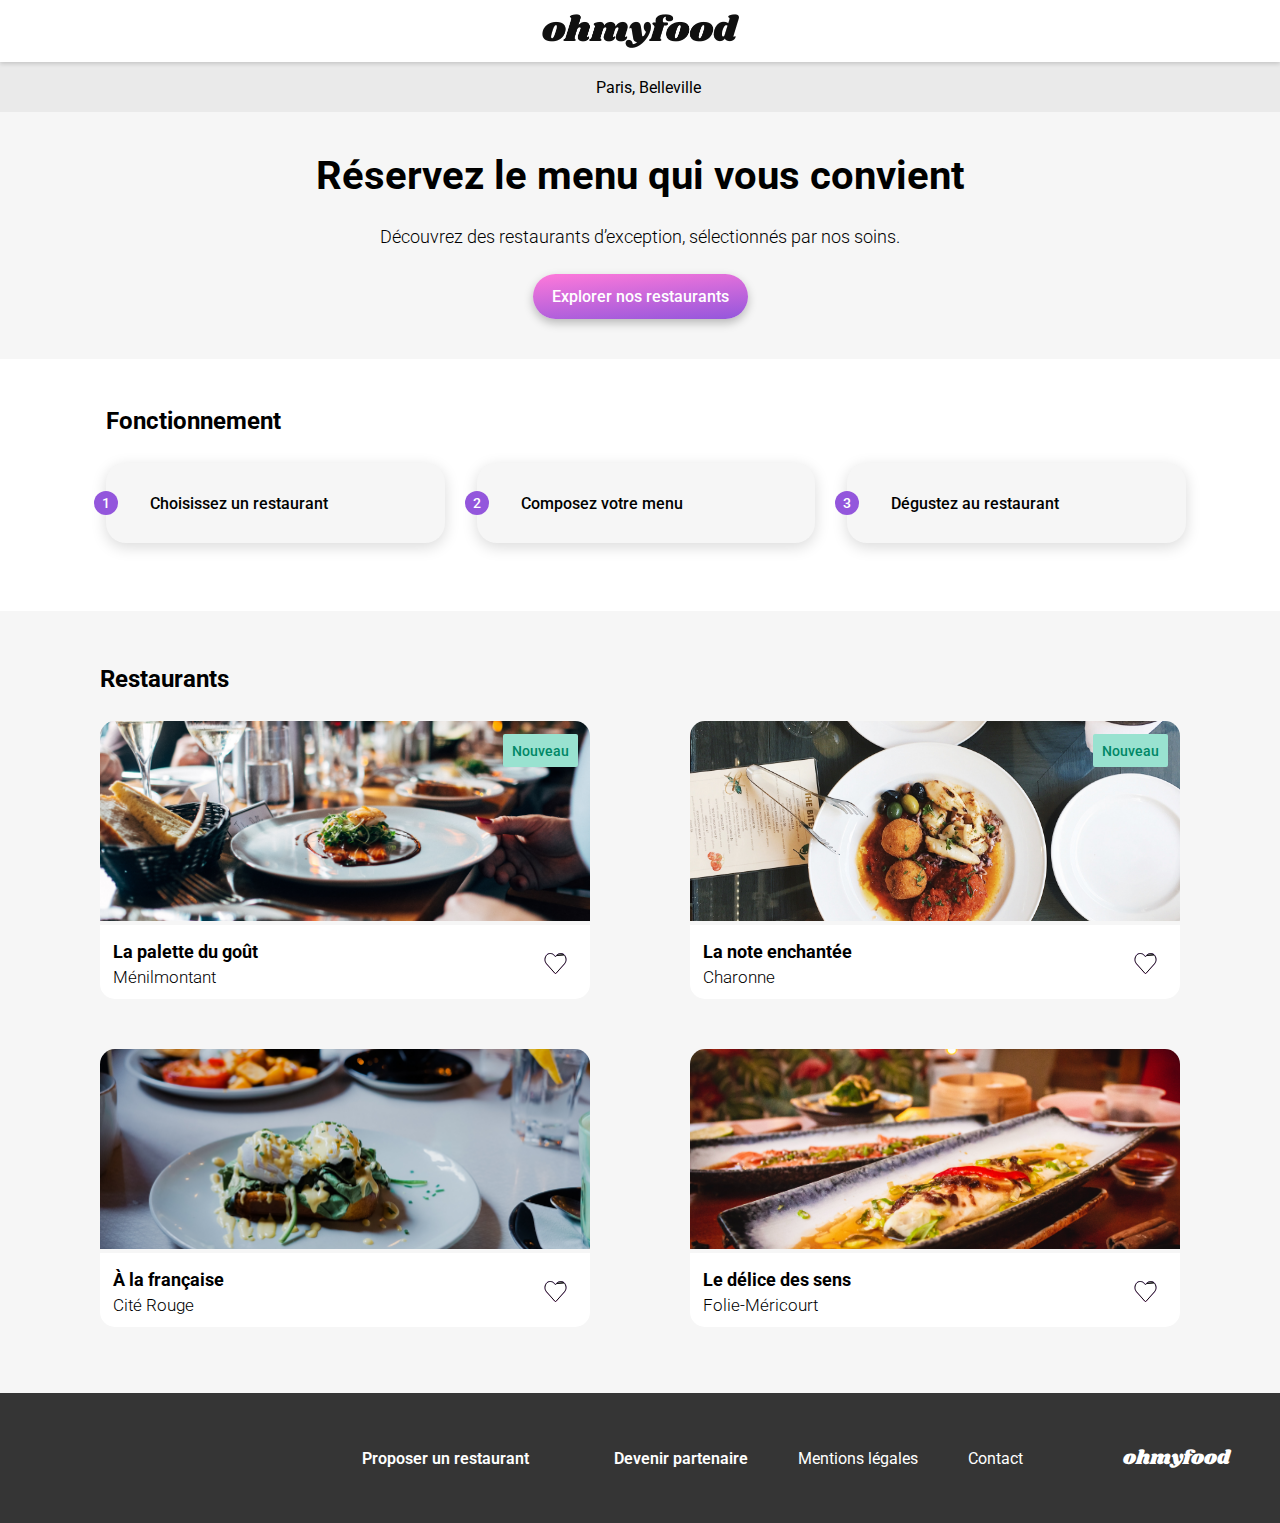
<file: index.html>
<!DOCTYPE html>
<html lang="fr">
  <head>
    <meta charset="UTF-8" />
    <meta name="viewport" content="width=device-width, initial-scale=1" />
    <title>oh my food</title>

    <link rel="preconnect" href="https://fonts.googleapis.com" />
    <link rel="preconnect" href="https://fonts.gstatic.com" crossorigin />
    <link
      href="https://fonts.googleapis.com/css2?family=Raleway:wght@400;600;700&family=Roboto:ital,wght@0,300;0,400;0,500;0,700;0,900;1,300;1,400;1,500;1,700;1,900&family=Shrikhand&display=swap"
      rel="stylesheet"
    />

    <link rel="stylesheet" href="sass/main.css" />

    <link
      rel="stylesheet"
      href="https://cdnjs.cloudflare.com/ajax/libs/font-awesome/6.4.2/css/all.min.css"
      integrity="sha512-z3gLpd7yknf1YoNbCzqRKc4qyor8gaKU1qmn+CShxbuBusANI9QpRohGBreCFkKxLhei6S9CQXFEbbKuqLg0DA=="
      crossorigin="anonymous"
      referrerpolicy="no-referrer"
    />
  </head>
  <body>
    <!-- Loading spinner -->
    <div class="loader__screen">
      <span class="loader__screen__loader"></span>
    </div>

    <header>
      <img src="asset/images/logo/ohmyfood.png" alt="logo" />
    </header>

    <main>
      <section>
        <div class="location">
          <i class="fa-solid fa-location-dot location__icon"></i>
          <span>Paris, Belleville</span>
        </div>
        <div class="reservation">
          <div class="reservation__title">
            <h3>Réservez le menu qui vous convient</h3>
            <p>
              Découvrez des restaurants d’exception, sélectionnés par nos soins.
            </p>
          </div>

          <a href="#" class="button"> Explorer nos restaurants </a>
        </div>
      </section>

      <section class="background__white">
        <div class="process__contain">
          <div class="process__contain__process">
            <h3>Fonctionnement</h3>
            <div class="process__contain__process__steps">
              <button class="process__button">
                <span class="process__button__number">1</span>
                <i
                  class="process__button__icon icon--active fa-solid fa-mobile-screen-button"
                ></i>
                <span class="process__button__text">
                  Choisissez un restaurant
                </span>
              </button>

              <button class="process__button">
                <span class="process__button__number">2</span>

                <i
                  class="process__button__icon icon--active fa-solid fa-list-ul"
                ></i>
                <span class="process__button__text"> Composez votre menu </span>
              </button>

              <button class="process__button">
                <span class="process__button__number">3</span>
                <i
                  class="process__button__icon icon--active fa-solid fa-store"
                ></i>
                <span class="process__button__text">
                  Dégustez au restaurant
                </span>
              </button>
            </div>
          </div>
        </div>
      </section>

      <section class="background">
        <div class="restaurants__contain">
          <div class="restaurants__contain__restaurants">
            <h3>Restaurants</h3>
            <div class="restaurants__contain__restaurants__cards">
              <article class="restaurant__card">
                <div class="restaurant__card__badge">
                  <span>Nouveau</span>
                </div>
                <a
                  href="./pages/paletteOfTaste.html"
                  class="restaurant__card__link"
                >
                  <img
                    src="./asset/images/restaurants/jay-wennington-N_Y88TWmGwA-unsplash.jpg"
                    alt="Image du restaurant"
                    class="restaurant__card__image"
                  />

                  <div class="restaurant__card__content">
                    <div class="restaurant__card__content__text">
                      <h3>La palette du goût</h3>
                      <p>Ménilmontant</p>
                    </div>
                    <div class="restaurant__card__content__icon">
                      <div class="restaurant__card__content__icon--empty">
                        <svg
                          xmlns="http://www.w3.org/2000/svg"
                          width="23"
                          height="21"
                          viewBox="0 0 23 21"
                        >
                          <path
                            d="M12.7206 2.40551L12.7203 2.40576L11.8739 3.35732L11.5003 3.77727L11.1267 3.35732L10.2802 2.40576L10.2797 2.40514C8.28247 0.152585 5.09737 -0.169649 2.9764 1.80201C0.482212 4.1245 0.344816 8.32357 2.58455 10.8495L10.8987 20.2148C10.8987 20.2149 10.8988 20.2149 10.8988 20.2149C11.237 20.5955 11.7593 20.5955 12.0975 20.2149C12.0975 20.2149 12.0975 20.2149 12.0976 20.2148L20.4119 10.8493L20.412 10.8492C22.6556 8.32335 22.5183 4.12461 20.0243 1.80213L12.7206 2.40551ZM12.7206 2.40551C14.7223 0.15233 17.9032 -0.169452 20.024 1.80187L12.7206 2.40551Z"
                            stroke="#101010"
                            fill="#fff"
                          />
                        </svg>
                      </div>
                      <div class="icon__fill">
                        <svg
                          xmlns="http://www.w3.org/2000/svg"
                          width="23"
                          height="21"
                          viewBox="0 0 23 21"
                          fill="none"
                        >
                          <path
                            d="M20.3647 1.4363C18.01 -0.752765 14.5081 -0.359015 12.3468 2.0738L11.5003 3.02536L10.6538 2.0738C8.49677 -0.359015 4.99052 -0.752765 2.63583 1.4363C-0.0626076 3.9488 -0.204405 8.45817 2.21044 11.1816L10.5249 20.5472C11.062 21.1519 11.9343 21.1519 12.4714 20.5472L20.7858 11.1816C23.205 8.45817 23.0632 3.9488 20.3647 1.4363Z"
                            fill="url(#paint0_linear_25368_712)"
                          />
                          <defs>
                            <linearGradient
                              id="paint0_linear_25368_712"
                              x1="11.5"
                              y1="-5.45973"
                              x2="3.93419"
                              y2="27.9927"
                              gradientUnits="userSpaceOnUse"
                            >
                              <stop offset="" stop-color="#9356DC" />
                              <stop offset="1" stop-color="#FF79DA" />
                            </linearGradient>
                          </defs>
                        </svg>
                      </div>
                    </div>
                  </div>
                </a>
              </article>

              <article class="restaurant__card">
                <div class="restaurant__card__badge">
                  <span>Nouveau</span>
                </div>
                <a
                  href="./pages/enchantedNote.html"
                  class="restaurant__card__link"
                >
                  <img
                    src="./asset/images/restaurants/stil-u2Lp8tXIcjw-unsplash.jpg"
                    alt="Image du restaurant"
                    class="restaurant__card__image"
                  />

                  <div class="restaurant__card__content">
                    <div class="restaurant__card__content__text">
                      <h3>La note enchantée</h3>
                      <p>Charonne</p>
                    </div>
                    <div class="restaurant__card__content__icon">
                      <div class="restaurant__card__content__icon--empty">
                        <svg
                          xmlns="http://www.w3.org/2000/svg"
                          width="23"
                          height="21"
                          viewBox="0 0 23 21"
                          fill="none"
                        >
                          <path
                            d="M12.7206 2.40551L12.7203 2.40576L11.8739 3.35732L11.5003 3.77727L11.1267 3.35732L10.2802 2.40576L10.2797 2.40514C8.28247 0.152585 5.09737 -0.169649 2.9764 1.80201C0.482212 4.1245 0.344816 8.32357 2.58455 10.8495L10.8987 20.2148C10.8987 20.2149 10.8988 20.2149 10.8988 20.2149C11.237 20.5955 11.7593 20.5955 12.0975 20.2149C12.0975 20.2149 12.0975 20.2149 12.0976 20.2148L20.4119 10.8493L20.412 10.8492C22.6556 8.32335 22.5183 4.12461 20.0243 1.80213L12.7206 2.40551ZM12.7206 2.40551C14.7223 0.15233 17.9032 -0.169452 20.024 1.80187L12.7206 2.40551Z"
                            stroke="#101010"
                            fill="#fff"
                          />
                        </svg>
                      </div>
                      <div class="icon__fill">
                        <svg
                          xmlns="http://www.w3.org/2000/svg"
                          width="23"
                          height="21"
                          viewBox="0 0 23 21"
                          fill="none"
                        >
                          <path
                            d="M20.3647 1.4363C18.01 -0.752765 14.5081 -0.359015 12.3468 2.0738L11.5003 3.02536L10.6538 2.0738C8.49677 -0.359015 4.99052 -0.752765 2.63583 1.4363C-0.0626076 3.9488 -0.204405 8.45817 2.21044 11.1816L10.5249 20.5472C11.062 21.1519 11.9343 21.1519 12.4714 20.5472L20.7858 11.1816C23.205 8.45817 23.0632 3.9488 20.3647 1.4363Z"
                            fill="url(#paint0_linear_25368_712)"
                          />
                          <defs>
                            <linearGradient
                              id="paint0_linear_25368_713"
                              x1="11.5"
                              y1="-5.45973"
                              x2="3.93419"
                              y2="27.9927"
                              gradientUnits="userSpaceOnUse"
                            >
                              <stop offset="" stop-color="#9356DC" />
                              <stop offset="1" stop-color="#FF79DA" />
                            </linearGradient>
                          </defs>
                        </svg>
                      </div>
                    </div>
                  </div>
                </a>
              </article>

              <article class="restaurant__card">
                <a href="./pages/french.html" class="restaurant__card__link">
                  <img
                    src="./asset/images/restaurants/toa-heftiba-DQKerTsQwi0-unsplash.jpg"
                    alt="Image du restaurant"
                    class="restaurant__card__image"
                  />

                  <div class="restaurant__card__content">
                    <div class="restaurant__card__content__text">
                      <h3>À la française</h3>
                      <p>Cité Rouge</p>
                    </div>
                    <div class="restaurant__card__content__icon">
                      <div class="restaurant__card__content__icon--empty">
                        <svg
                          xmlns="http://www.w3.org/2000/svg"
                          width="23"
                          height="21"
                          viewBox="0 0 23 21"
                          fill="none"
                        >
                          <path
                            d="M12.7206 2.40551L12.7203 2.40576L11.8739 3.35732L11.5003 3.77727L11.1267 3.35732L10.2802 2.40576L10.2797 2.40514C8.28247 0.152585 5.09737 -0.169649 2.9764 1.80201C0.482212 4.1245 0.344816 8.32357 2.58455 10.8495L10.8987 20.2148C10.8987 20.2149 10.8988 20.2149 10.8988 20.2149C11.237 20.5955 11.7593 20.5955 12.0975 20.2149C12.0975 20.2149 12.0975 20.2149 12.0976 20.2148L20.4119 10.8493L20.412 10.8492C22.6556 8.32335 22.5183 4.12461 20.0243 1.80213L12.7206 2.40551ZM12.7206 2.40551C14.7223 0.15233 17.9032 -0.169452 20.024 1.80187L12.7206 2.40551Z"
                            stroke="#101010"
                            fill="#fff"
                          />
                        </svg>
                      </div>
                      <div class="icon__fill">
                        <svg
                          xmlns="http://www.w3.org/2000/svg"
                          width="23"
                          height="21"
                          viewBox="0 0 23 21"
                          fill="none"
                        >
                          <path
                            d="M20.3647 1.4363C18.01 -0.752765 14.5081 -0.359015 12.3468 2.0738L11.5003 3.02536L10.6538 2.0738C8.49677 -0.359015 4.99052 -0.752765 2.63583 1.4363C-0.0626076 3.9488 -0.204405 8.45817 2.21044 11.1816L10.5249 20.5472C11.062 21.1519 11.9343 21.1519 12.4714 20.5472L20.7858 11.1816C23.205 8.45817 23.0632 3.9488 20.3647 1.4363Z"
                            fill="url(#paint0_linear_25368_712)"
                          />
                          <defs>
                            <linearGradient
                              id="paint0_linear_25368_714"
                              x1="11.5"
                              y1="-5.45973"
                              x2="3.93419"
                              y2="27.9927"
                              gradientUnits="userSpaceOnUse"
                            >
                              <stop offset="" stop-color="#9356DC" />
                              <stop offset="1" stop-color="#FF79DA" />
                            </linearGradient>
                          </defs>
                        </svg>
                      </div>
                    </div>
                  </div>
                </a>
              </article>

              <article class="restaurant__card">
                <a
                  href="./pages/delightOfSenses.html"
                  class="restaurant__card__link"
                >
                  <img
                    src="./asset/images/restaurants/louis-hansel-shotsoflouis-qNBGVyOCY8Q-unsplash.jpg"
                    alt="Image du restaurant"
                    class="restaurant__card__image"
                  />

                  <div class="restaurant__card__content">
                    <div class="restaurant__card__content__text">
                      <h3>Le délice des sens</h3>
                      <p>Folie-Méricourt</p>
                    </div>
                    <div class="restaurant__card__content__icon">
                      <div class="restaurant__card__content__icon--empty">
                        <svg
                          xmlns="http://www.w3.org/2000/svg"
                          width="23"
                          height="21"
                          viewBox="0 0 23 21"
                        >
                          <path
                            d="M12.7206 2.40551L12.7203 2.40576L11.8739 3.35732L11.5003 3.77727L11.1267 3.35732L10.2802 2.40576L10.2797 2.40514C8.28247 0.152585 5.09737 -0.169649 2.9764 1.80201C0.482212 4.1245 0.344816 8.32357 2.58455 10.8495L10.8987 20.2148C10.8987 20.2149 10.8988 20.2149 10.8988 20.2149C11.237 20.5955 11.7593 20.5955 12.0975 20.2149C12.0975 20.2149 12.0975 20.2149 12.0976 20.2148L20.4119 10.8493L20.412 10.8492C22.6556 8.32335 22.5183 4.12461 20.0243 1.80213L12.7206 2.40551ZM12.7206 2.40551C14.7223 0.15233 17.9032 -0.169452 20.024 1.80187L12.7206 2.40551Z"
                            stroke="#101010"
                            fill="#fff"
                          />
                        </svg>
                      </div>
                      <div class="icon__fill">
                        <svg
                          xmlns="http://www.w3.org/2000/svg"
                          width="23"
                          height="21"
                          viewBox="0 0 23 21"
                          fill="none"
                        >
                          <path
                            d="M20.3647 1.4363C18.01 -0.752765 14.5081 -0.359015 12.3468 2.0738L11.5003 3.02536L10.6538 2.0738C8.49677 -0.359015 4.99052 -0.752765 2.63583 1.4363C-0.0626076 3.9488 -0.204405 8.45817 2.21044 11.1816L10.5249 20.5472C11.062 21.1519 11.9343 21.1519 12.4714 20.5472L20.7858 11.1816C23.205 8.45817 23.0632 3.9488 20.3647 1.4363Z"
                            fill="url(#paint0_linear_25368_712)"
                          />
                          <defs>
                            <linearGradient
                              id="paint0_linear_25368_715"
                              x1="11.5"
                              y1="-5.45973"
                              x2="3.93419"
                              y2="27.9927"
                              gradientUnits="userSpaceOnUse"
                            >
                              <stop offset="" stop-color="#9356DC" />
                              <stop offset="1" stop-color="#FF79DA" />
                            </linearGradient>
                          </defs>
                        </svg>
                      </div>
                    </div>
                  </div>
                </a>
              </article>
            </div>
          </div>
        </div>
      </section>
    </main>

    <footer>
      <h2>ohmyfood</h2>
      <nav class="footer-nav">
        <a
          href="#"
          target="_blank"
          rel="noopener noreferrer"
          class="footer-nav__links footer-nav__links--bold"
        >
          <i class="fa-solid fa-utensils"></i>Proposer un restaurant
        </a>
        <a
          href="#"
          target="_blank"
          rel="noopener noreferrer"
          class="footer-nav__links footer-nav__links--bold"
        >
          <i class="fa-solid fa-handshake-angle"></i>Devenir partenaire
        </a>
        <a
          href="#"
          target="_blank"
          rel="noopener noreferrer"
          class="footer-nav__links"
        >
          Mentions légales
        </a>
        <a
          href="#"
          target="_blank"
          rel="noopener noreferrer"
          class="footer-nav__links"
        >
          Contact
        </a>
      </nav>
    </footer>
  </body>
</html>
</file>
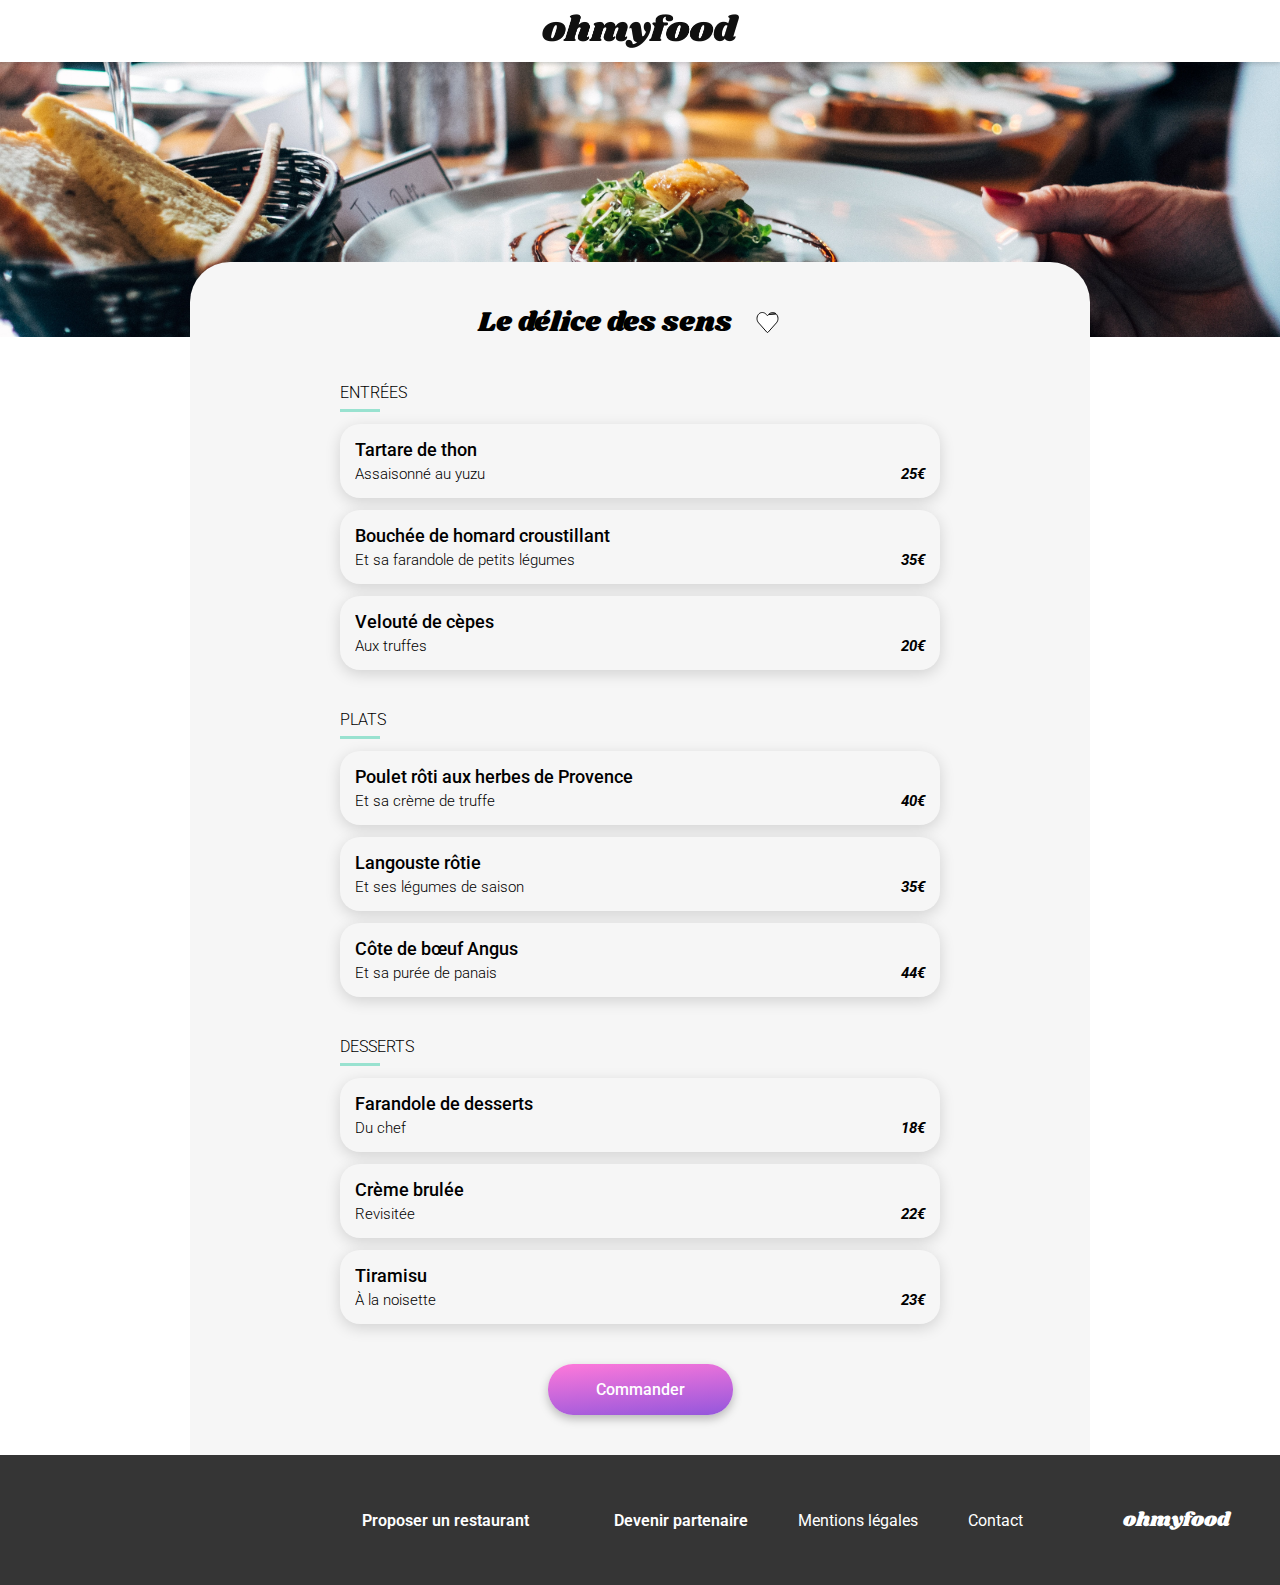
<file: pages/delightOfSenses.html>
<!DOCTYPE html>
<html lang="fr">
  <head>
    <meta charset="UTF-8" />
    <meta name="viewport" content="width=device-width, initial-scale=1" />
    <title>Le délice des sens</title>

    <link rel="preconnect" href="https://fonts.googleapis.com" />
    <link rel="preconnect" href="https://fonts.gstatic.com" crossorigin />
    <link
      href="https://fonts.googleapis.com/css2?family=Raleway:wght@400;600;700&family=Roboto:ital,wght@0,300;0,400;0,500;0,700;0,900;1,300;1,400;1,500;1,700;1,900&family=Shrikhand&display=swap"
      rel="stylesheet"
    />

    <link rel="stylesheet" href="../sass/main.css" />

    <link
      rel="stylesheet"
      href="https://cdnjs.cloudflare.com/ajax/libs/font-awesome/6.4.2/css/all.min.css"
      integrity="sha512-z3gLpd7yknf1YoNbCzqRKc4qyor8gaKU1qmn+CShxbuBusANI9QpRohGBreCFkKxLhei6S9CQXFEbbKuqLg0DA=="
      crossorigin="anonymous"
      referrerpolicy="no-referrer"
    />
  </head>
  <body>
    <header>
      <a href="/index.html" class="back">
        <i class="back__icon fa-solid fa-arrow-left-long"></i>
      </a>
      <img src="../asset/images/logo/ohmyfood.png" alt="logo" />
    </header>
    <main class="main__paletteOfTaste">
      <div class="image__contain">
        <img
          src="../asset/images/restaurants/jay-wennington-N_Y88TWmGwA-unsplash.jpg"
          alt="images du restaurants"
        />
      </div>
      <article class="menu__contain">
        <div class="menu__title">
          <h1>Le délice des sens</h1>
          <svg
            xmlns="http://www.w3.org/2000/svg"
            width="23"
            height="21"
            viewBox="0 0 23 21"
          >
            <path
              d="M12.7206 2.40551L12.7203 2.40576L11.8739 3.35732L11.5003 3.77727L11.1267 3.35732L10.2802 2.40576L10.2797 2.40514C8.28247 0.152585 5.09737 -0.169649 2.9764 1.80201C0.482212 4.1245 0.344816 8.32357 2.58455 10.8495L10.8987 20.2148C10.8987 20.2149 10.8988 20.2149 10.8988 20.2149C11.237 20.5955 11.7593 20.5955 12.0975 20.2149C12.0975 20.2149 12.0975 20.2149 12.0976 20.2148L20.4119 10.8493L20.412 10.8492C22.6556 8.32335 22.5183 4.12461 20.0243 1.80213L12.7206 2.40551ZM12.7206 2.40551C14.7223 0.15233 17.9032 -0.169452 20.024 1.80187L12.7206 2.40551Z"
              stroke="#101010"
              fill="#fff"
            />
          </svg>
        </div>
        <section class="menus">
          <h3 class="menus__title">Entrées</h3>

          <a id="case1" class="appears__opacity menu__card">
            <div class="menu__card__text">
              <h4 class="menu__card__text--title">Tartare de thon</h4>
              <p class="menu__card__text--subtitle">Assaisonné au yuzu</p>
            </div>
            <i>25€</i>
            <div class="menu__card__select__box">
              <i class="fa-solid fa-circle-check"></i>
            </div>
          </a>

          <a id="case2" class="appears__opacity menu__card">
            <div class="menu__card__text">
              <h4 class="menu__card__text--title">
                Bouchée de homard croustillant
              </h4>
              <p class="menu__card__text--subtitle">
                Et sa farandole de petits légumes
              </p>
            </div>

            <i>35€</i>
            <div class="menu__card__select__box">
              <i class="fa-solid fa-circle-check"></i>
            </div>
          </a>

          <a id="case3" class="appears__opacity menu__card">
            <div class="menu__card__text">
              <h4 class="menu__card__text--title">Velouté de cèpes</h4>
              <p class="menu__card__text--subtitle">Aux truffes</p>
            </div>

            <i>20€</i>
            <div class="menu__card__select__box">
              <i class="fa-solid fa-circle-check"></i>
            </div>
          </a>
        </section>

        <section class="menus">
          <h3 class="menus__title">Plats</h3>

          <a id="case4" class="appears__opacity menu__card">
            <div class="menu__card__text">
              <h4 class="menu__card__text--title">
                Poulet rôti aux herbes de Provence
              </h4>
              <p class="menu__card__text--subtitle">Et sa crème de truffe</p>
            </div>

            <i>40€</i>
            <div class="menu__card__select__box">
              <i class="fa-solid fa-circle-check"></i>
            </div>
          </a>

          <a id="case5" class="appears__opacity menu__card">
            <div class="menu__card__text">
              <h4 class="menu__card__text--title">Langouste rôtie</h4>
              <p class="menu__card__text--subtitle">Et ses légumes de saison</p>
            </div>

            <i>35€</i>
            <div class="menu__card__select__box">
              <i class="fa-solid fa-circle-check"></i>
            </div>
          </a>

          <a id="case6" class="appears__opacity menu__card">
            <div class="menu__card__text">
              <h4 class="menu__card__text--title">Côte de bœuf Angus</h4>
              <p class="menu__card__text--subtitle">Et sa purée de panais</p>
            </div>

            <i>44€</i>
            <div class="menu__card__select__box">
              <i class="fa-solid fa-circle-check"></i>
            </div>
          </a>
        </section>

        <section class="menus">
          <h3 class="menus__title">Desserts</h3>

          <a id="case7" class="appears__opacity menu__card">
            <div class="menu__card__text">
              <h4 class="menu__card__text--title">Farandole de desserts</h4>
              <p class="menu__card__text--subtitle">Du chef</p>
            </div>
            <i>18€</i>
            <div class="menu__card__select__box">
              <i class="fa-solid fa-circle-check"></i>
            </div>
          </a>

          <a id="case8" class="appears__opacity menu__card">
            <div class="menu__card__text">
              <h4 class="menu__card__text--title">Crème brulée</h4>
              <p class="menu__card__text--subtitle">Revisitée</p>
            </div>

            <i>22€</i>
            <div class="menu__card__select__box">
              <i class="fa-solid fa-circle-check"></i>
            </div>
          </a>

          <a id="case9" class="appears__opacity menu__card">
            <div class="menu__card__text">
              <h4 class="menu__card__text--title">Tiramisu</h4>
              <p class="menu__card__text--subtitle">À la noisette</p>
            </div>

            <i>23€</i>
            <div class="menu__card__select__box">
              <i class="fa-solid fa-circle-check"></i>
            </div>
          </a>
        </section>

        <div class="submit__button__contain">
          <a href="" class="submit__button"> Commander </a>
        </div>
      </article>
      <footer>
        <h2>ohmyfood</h2>
        <nav class="footer-nav">
          <a
            href="#"
            target="_blank"
            rel="noopener noreferrer"
            class="footer-nav__links footer-nav__links--bold"
          >
            <i class="fa-solid fa-utensils"></i>Proposer un restaurant
          </a>
          <a
            href="#"
            target="_blank"
            rel="noopener noreferrer"
            class="footer-nav__links footer-nav__links--bold"
          >
            <i class="fa-solid fa-handshake-angle"></i>Devenir partenaire
          </a>
          <a
            href="#"
            target="_blank"
            rel="noopener noreferrer"
            class="footer-nav__links"
          >
            Mentions légales
          </a>
          <a
            href="#"
            target="_blank"
            rel="noopener noreferrer"
            class="footer-nav__links"
          >
            Contact
          </a>
        </nav>
      </footer>
    </main>
  </body>
</html>
</file>
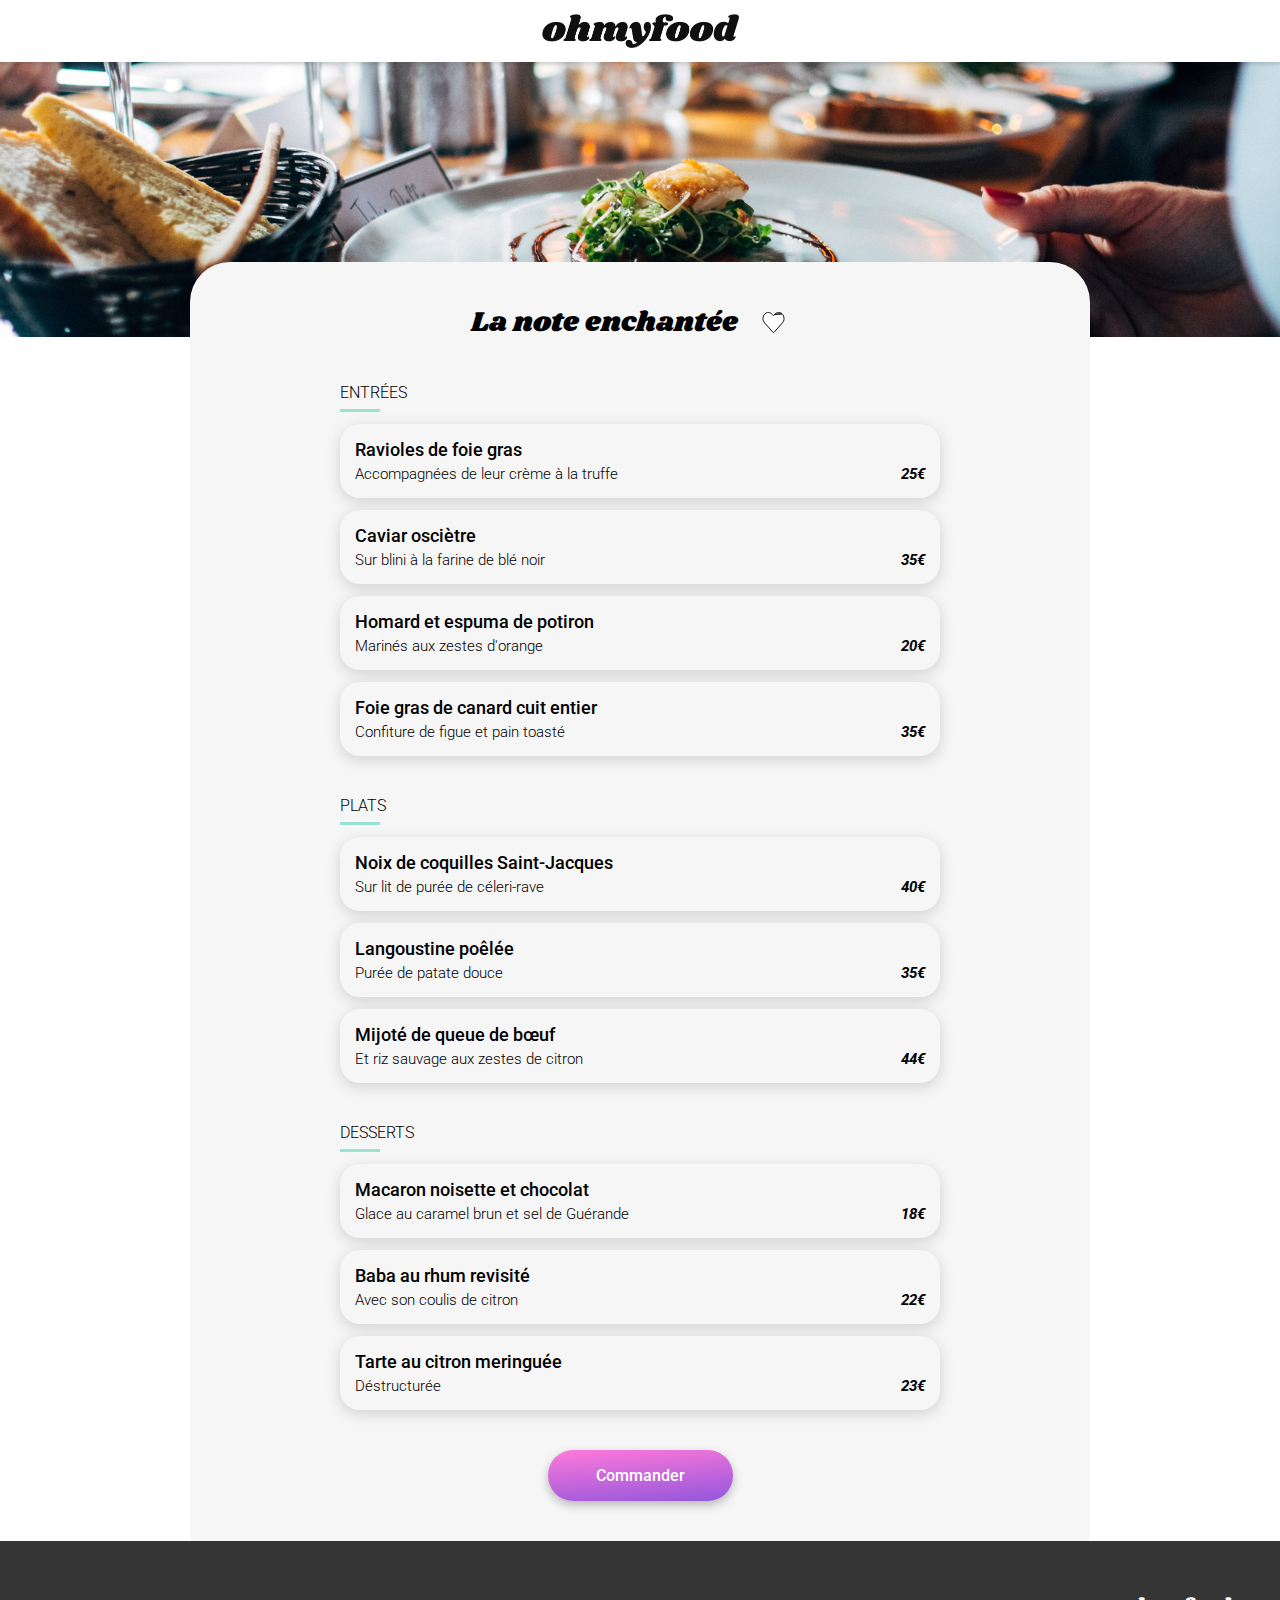
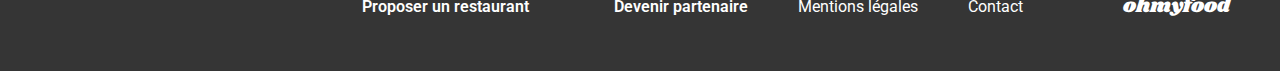
<file: pages/enchantedNote.html>
<!DOCTYPE html>
<html lang="fr">
  <head>
    <meta charset="UTF-8" />
    <meta name="viewport" content="width=device-width, initial-scale=1" />
    <title>La note enchantée</title>

    <link rel="preconnect" href="https://fonts.googleapis.com" />
    <link rel="preconnect" href="https://fonts.gstatic.com" crossorigin />
    <link
      href="https://fonts.googleapis.com/css2?family=Raleway:wght@400;600;700&family=Roboto:ital,wght@0,300;0,400;0,500;0,700;0,900;1,300;1,400;1,500;1,700;1,900&family=Shrikhand&display=swap"
      rel="stylesheet"
    />

    <link rel="stylesheet" href="../sass/main.css" />

    <link
      rel="stylesheet"
      href="https://cdnjs.cloudflare.com/ajax/libs/font-awesome/6.4.2/css/all.min.css"
      integrity="sha512-z3gLpd7yknf1YoNbCzqRKc4qyor8gaKU1qmn+CShxbuBusANI9QpRohGBreCFkKxLhei6S9CQXFEbbKuqLg0DA=="
      crossorigin="anonymous"
      referrerpolicy="no-referrer"
    />
  </head>
  <body>
    <header>
      <a href="/index.html" class="back">
        <i class="back__icon fa-solid fa-arrow-left-long"></i>
      </a>
      <img src="../asset/images/logo/ohmyfood.png" alt="logo" />
    </header>
    <main class="main__paletteOfTaste">
      <div class="image__contain">
        <img
          src="../asset/images/restaurants/jay-wennington-N_Y88TWmGwA-unsplash.jpg"
          alt="images du restaurants"
        />
      </div>
      <article class="menu__contain">
        <div class="menu__title">
          <h1>La note enchantée</h1>
          <svg
            xmlns="http://www.w3.org/2000/svg"
            width="23"
            height="21"
            viewBox="0 0 23 21"
          >
            <path
              d="M12.7206 2.40551L12.7203 2.40576L11.8739 3.35732L11.5003 3.77727L11.1267 3.35732L10.2802 2.40576L10.2797 2.40514C8.28247 0.152585 5.09737 -0.169649 2.9764 1.80201C0.482212 4.1245 0.344816 8.32357 2.58455 10.8495L10.8987 20.2148C10.8987 20.2149 10.8988 20.2149 10.8988 20.2149C11.237 20.5955 11.7593 20.5955 12.0975 20.2149C12.0975 20.2149 12.0975 20.2149 12.0976 20.2148L20.4119 10.8493L20.412 10.8492C22.6556 8.32335 22.5183 4.12461 20.0243 1.80213L12.7206 2.40551ZM12.7206 2.40551C14.7223 0.15233 17.9032 -0.169452 20.024 1.80187L12.7206 2.40551Z"
              stroke="#101010"
              fill="#fff"
            />
          </svg>
        </div>
        <section class="menus">
          <h3 class="menus__title">Entrées</h3>

          <a id="case1" class="appears__opacity menu__card">
            <div class="menu__card__text">
              <h4 class="menu__card__text--title">Ravioles de foie gras</h4>
              <p class="menu__card__text--subtitle">
                Accompagnées de leur crème à la truffe
              </p>
            </div>
            <i>25€</i>
            <div class="menu__card__select__box">
              <i class="fa-solid fa-circle-check"></i>
            </div>
          </a>

          <a id="case2" class="appears__opacity menu__card">
            <div class="menu__card__text">
              <h4 class="menu__card__text--title">Caviar osciètre</h4>
              <p class="menu__card__text--subtitle">
                Sur blini à la farine de blé noir
              </p>
            </div>

            <i>35€</i>
            <div class="menu__card__select__box">
              <i class="fa-solid fa-circle-check"></i>
            </div>
          </a>

          <a id="case3" class="appears__opacity menu__card">
            <div class="menu__card__text">
              <h4 class="menu__card__text--title">
                Homard et espuma de potiron
              </h4>
              <p class="menu__card__text--subtitle">
                Marinés aux zestes d'orange
              </p>
            </div>

            <i>20€</i>
            <div class="menu__card__select__box">
              <i class="fa-solid fa-circle-check"></i>
            </div>
          </a>
          <a id="case4" class="appears__opacity menu__card">
            <div class="menu__card__text">
              <h4 class="menu__card__text--title">
                Foie gras de canard cuit entier
              </h4>
              <p class="menu__card__text--subtitle">
                Confiture de figue et pain toasté
              </p>
            </div>

            <i>35€</i>
            <div class="menu__card__select__box">
              <i class="fa-solid fa-circle-check"></i>
            </div>
          </a>
        </section>

        <section class="menus">
          <h3 class="menus__title">Plats</h3>

          <a id="case5" class="appears__opacity menu__card">
            <div class="menu__card__text">
              <h4 class="menu__card__text--title">
                Noix de coquilles Saint-Jacques
              </h4>
              <p class="menu__card__text--subtitle">
                Sur lit de purée de céleri-rave
              </p>
            </div>

            <i>40€</i>
            <div class="menu__card__select__box">
              <i class="fa-solid fa-circle-check"></i>
            </div>
          </a>

          <a id="case6" class="appears__opacity menu__card">
            <div class="menu__card__text">
              <h4 class="menu__card__text--title">Langoustine poêlée</h4>
              <p class="menu__card__text--subtitle">Purée de patate douce</p>
            </div>

            <i>35€</i>
            <div class="menu__card__select__box">
              <i class="fa-solid fa-circle-check"></i>
            </div>
          </a>

          <a id="case7" class="appears__opacity menu__card">
            <div class="menu__card__text">
              <h4 class="menu__card__text--title">Mijoté de queue de bœuf</h4>
              <p class="menu__card__text--subtitle">
                Et riz sauvage aux zestes de citron
              </p>
            </div>

            <i>44€</i>
            <div class="menu__card__select__box">
              <i class="fa-solid fa-circle-check"></i>
            </div>
          </a>
        </section>

        <section class="menus">
          <h3 class="menus__title">Desserts</h3>

          <a id="case8" class="appears__opacity menu__card">
            <div class="menu__card__text">
              <h4 class="menu__card__text--title">
                Macaron noisette et chocolat
              </h4>
              <p class="menu__card__text--subtitle">
                Glace au caramel brun et sel de Guérande
              </p>
            </div>
            <i>18€</i>
            <div class="menu__card__select__box">
              <i class="fa-solid fa-circle-check"></i>
            </div>
          </a>

          <a id="case9" class="appears__opacity menu__card">
            <div class="menu__card__text">
              <h4 class="menu__card__text--title">Baba au rhum revisité</h4>
              <p class="menu__card__text--subtitle">
                Avec son coulis de citron
              </p>
            </div>

            <i>22€</i>
            <div class="menu__card__select__box">
              <i class="fa-solid fa-circle-check"></i>
            </div>
          </a>

          <a id="case10" class="appears__opacity menu__card">
            <div class="menu__card__text">
              <h4 class="menu__card__text--title">Tarte au citron meringuée</h4>
              <p class="menu__card__text--subtitle">Déstructurée</p>
            </div>

            <i>23€</i>
            <div class="menu__card__select__box">
              <i class="fa-solid fa-circle-check"></i>
            </div>
          </a>
        </section>

        <div class="submit__button__contain">
          <a href="" class="submit__button"> Commander </a>
        </div>
      </article>
      <footer>
        <h2>ohmyfood</h2>
        <nav class="footer-nav">
          <a
            href="#"
            target="_blank"
            rel="noopener noreferrer"
            class="footer-nav__links footer-nav__links--bold"
          >
            <i class="fa-solid fa-utensils"></i>Proposer un restaurant
          </a>
          <a
            href="#"
            target="_blank"
            rel="noopener noreferrer"
            class="footer-nav__links footer-nav__links--bold"
          >
            <i class="fa-solid fa-handshake-angle"></i>Devenir partenaire
          </a>
          <a
            href="#"
            target="_blank"
            rel="noopener noreferrer"
            class="footer-nav__links"
          >
            Mentions légales
          </a>
          <a
            href="#"
            target="_blank"
            rel="noopener noreferrer"
            class="footer-nav__links"
          >
            Contact
          </a>
        </nav>
      </footer>
    </main>
  </body>
</html>
</file>
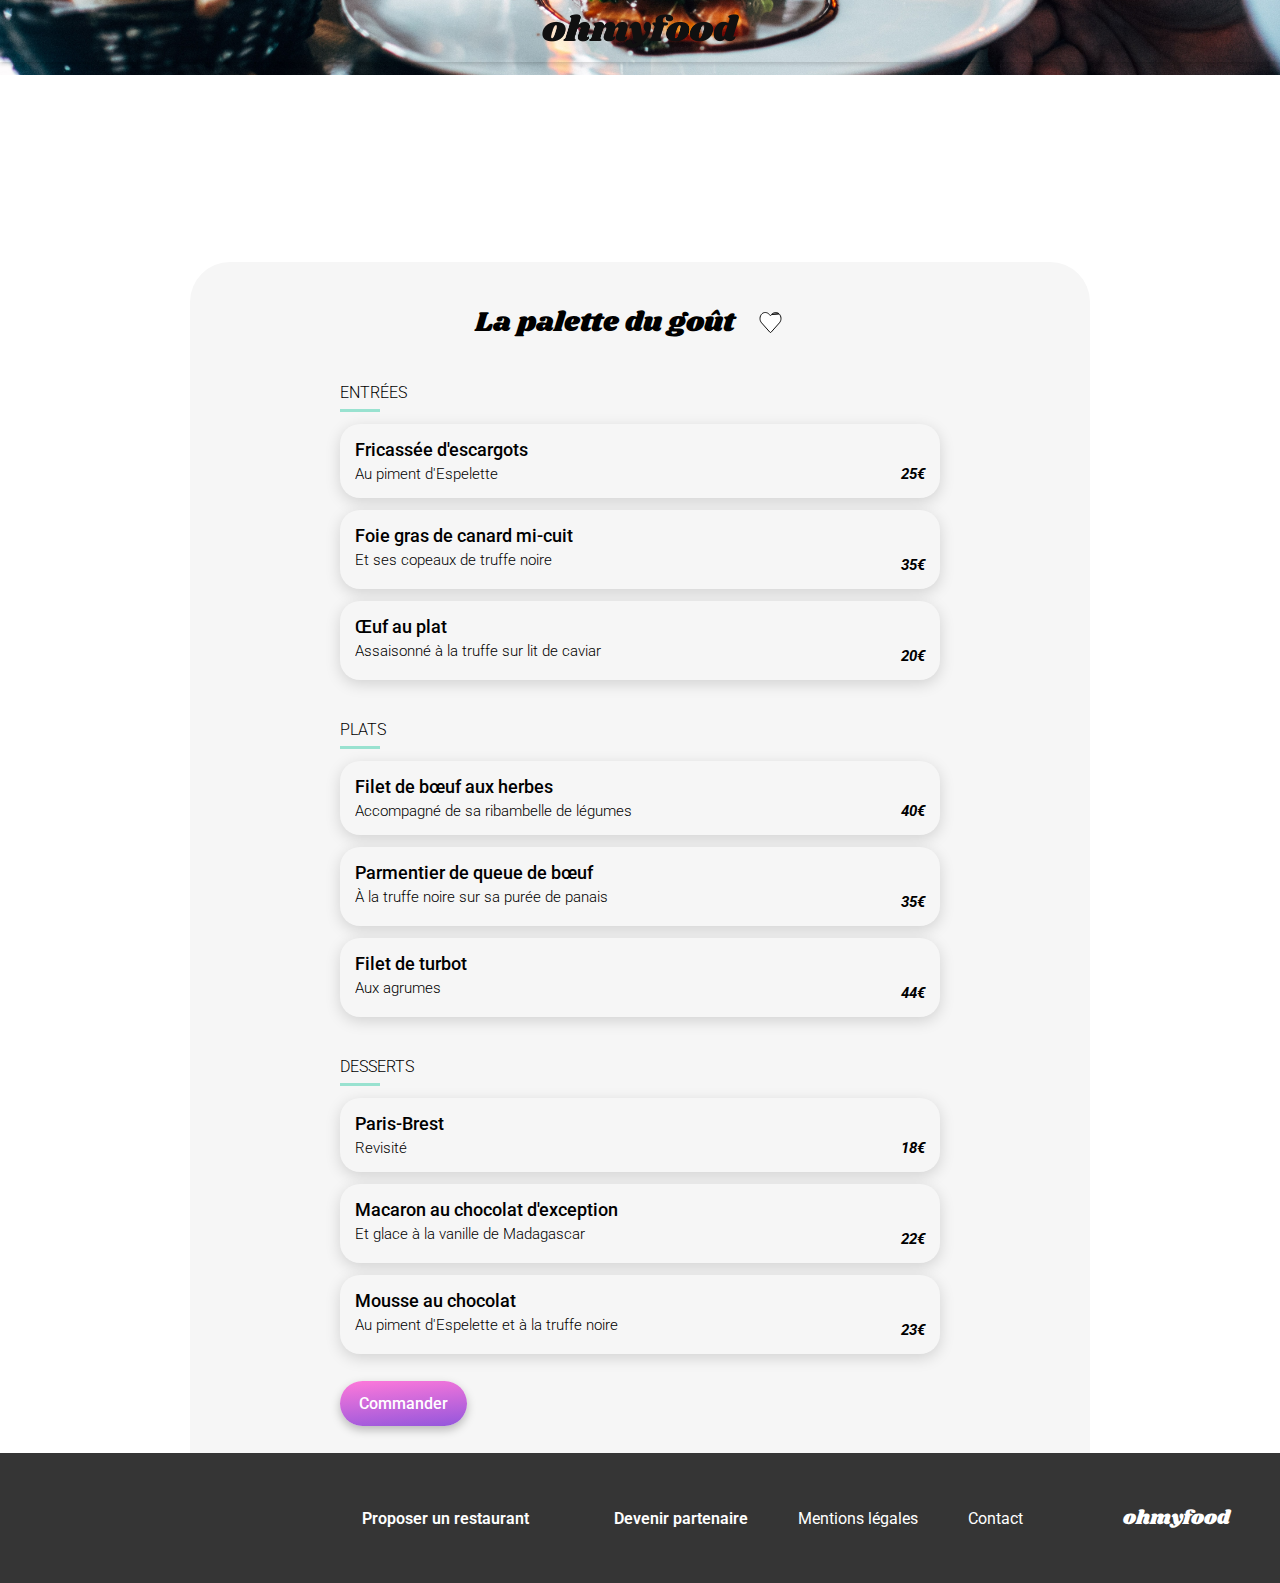
<file: pages/firstPage.html>
<!DOCTYPE html>
<html lang="fr">
  <head>
    <meta charset="UTF-8" />
    <meta name="viewport" content="width=device-width, initial-scale=1" />
    <title>La palette du goût</title>

    <link rel="preconnect" href="https://fonts.googleapis.com" />
    <link rel="preconnect" href="https://fonts.gstatic.com" crossorigin />
    <link
      href="https://fonts.googleapis.com/css2?family=Raleway:wght@400;600;700&family=Roboto:ital,wght@0,300;0,400;0,500;0,700;0,900;1,300;1,400;1,500;1,700;1,900&family=Shrikhand&display=swap"
      rel="stylesheet"
    />

    <link rel="stylesheet" href="../sass/main.css" />

    <link
      rel="stylesheet"
      href="https://cdnjs.cloudflare.com/ajax/libs/font-awesome/6.4.2/css/all.min.css"
      integrity="sha512-z3gLpd7yknf1YoNbCzqRKc4qyor8gaKU1qmn+CShxbuBusANI9QpRohGBreCFkKxLhei6S9CQXFEbbKuqLg0DA=="
      crossorigin="anonymous"
      referrerpolicy="no-referrer"
    />
  </head>
  <body>
    <header>
      <a href="/index.html" class="back">
        <i class="back__icon fa-solid fa-arrow-left-long"></i>
      </a>
      <img src="../asset/images/logo/ohmyfood.png" alt="logo" />
    </header>
    <main class="main__firstPage">
      <div class="image__contain">
        <img
          src="../asset/images/restaurants/jay-wennington-N_Y88TWmGwA-unsplash.jpg"
          alt="images du restaurants"
        />
      </div>
      <article class="menu__contain">
        <div class="menu__title">
          <h1>La palette du goût</h1>
          <svg
            xmlns="http://www.w3.org/2000/svg"
            width="23"
            height="21"
            viewBox="0 0 23 21"
          >
            <path
              d="M12.7206 2.40551L12.7203 2.40576L11.8739 3.35732L11.5003 3.77727L11.1267 3.35732L10.2802 2.40576L10.2797 2.40514C8.28247 0.152585 5.09737 -0.169649 2.9764 1.80201C0.482212 4.1245 0.344816 8.32357 2.58455 10.8495L10.8987 20.2148C10.8987 20.2149 10.8988 20.2149 10.8988 20.2149C11.237 20.5955 11.7593 20.5955 12.0975 20.2149C12.0975 20.2149 12.0975 20.2149 12.0976 20.2148L20.4119 10.8493L20.412 10.8492C22.6556 8.32335 22.5183 4.12461 20.0243 1.80213L12.7206 2.40551ZM12.7206 2.40551C14.7223 0.15233 17.9032 -0.169452 20.024 1.80187L12.7206 2.40551Z"
              stroke="#101010"
              fill="#fff"
            />
          </svg>
        </div>
        <section class="menus">
          <h3 class="menus__title">Entrées</h3>
         
          <button id="case1" class="appears__opacity menu__card">
            <div class="menu__card__text">
              <h4 class="menu__card__text--title">Fricassée d'escargots</h4>
              <p class="menu__card__text--subtitle">Au piment d'Espelette</p>
            </div>
            <i>25€</i>
            <div class="menu__card__select__box">
              <i class="fa-solid fa-circle-check"></i>
            </div>
          </button>

          <button id="case2" class="appears__opacity  menu__card">
            <div class="menu__card__text">
              <h4 class="menu__card__text--title">
                Foie gras de canard mi-cuit
              </h4>
              <p class="menu__card__text--subtitle">
                Et ses copeaux de truffe noire</p>
              </p>
            </div>

            <i>35€</i>
            <div class="menu__card__select__box">
              <i class="fa-solid fa-circle-check"></i>
            </div>
          </button>
          
           <button id="case3" class="appears__opacity  menu__card">
            <div class="menu__card__text">
              <h4 class="menu__card__text--title">
               Œuf au plat
              </h4>
              <p class="menu__card__text--subtitle">
                Assaisonné à la truffe sur lit de caviar</p>
              </p>
            </div>

            <i>20€</i>
            <div class="menu__card__select__box">
              <i class="fa-solid fa-circle-check"></i>
            </div>
          </button>
        </section>

        <section class="menus">
          <h3 class="menus__title">Plats</h3>
         
          <button id="case4" class="appears__opacity menu__card">
            <div class="menu__card__text">
              <h4 class="menu__card__text--title">Filet de bœuf aux herbes</h4>
              <p class="menu__card__text--subtitle">Accompagné de sa ribambelle de légumes</p>
            </div>
            <i>40€</i>
            <div class="menu__card__select__box">
              <i class="fa-solid fa-circle-check"></i>
            </div>
          </button>

          <button id="case5" class="appears__opacity  menu__card">
            <div class="menu__card__text">
              <h4 class="menu__card__text--title">
                Parmentier de queue de bœuf
              </h4>
              <p class="menu__card__text--subtitle">
               À la truffe noire sur sa purée de panais</p>
              </p>
            </div>

            <i>35€</i>
            <div class="menu__card__select__box">
              <i class="fa-solid fa-circle-check"></i>
            </div>
          </button>
          
           <button id="case6" class="appears__opacity  menu__card">
            <div class="menu__card__text">
              <h4 class="menu__card__text--title">
               Filet de turbot
              </h4>
              <p class="menu__card__text--subtitle">
               Aux agrumes</p>
              </p>
            </div>

            <i>44€</i>
            <div class="menu__card__select__box">
              <i class="fa-solid fa-circle-check"></i>
            </div>
          </button>
        </section>

        <section class="menus">
          <h3 class="menus__title">Desserts</h3>
         
          <button id="case7" class="appears__opacity menu__card">
            <div class="menu__card__text">
              <h4 class="menu__card__text--title">Paris-Brest</h4>
              <p class="menu__card__text--subtitle">Revisité</p>
            </div>
            <i>18€</i>
            <div class="menu__card__select__box">
              <i class="fa-solid fa-circle-check"></i>
            </div>
          </button>

          <button id="case8" class="appears__opacity  menu__card">
            <div class="menu__card__text">
              <h4 class="menu__card__text--title">
                Macaron au chocolat d'exception 
              </h4>
              <p class="menu__card__text--subtitle">
                Et glace à la vanille de Madagascar</p>
              </p>
            </div>

            <i>22€</i>
            <div class="menu__card__select__box">
              <i class="fa-solid fa-circle-check"></i>
            </div>
          </button>
          
           <button id="case9" class="appears__opacity  menu__card">
            <div class="menu__card__text">
              <h4 class="menu__card__text--title">
              Mousse au chocolat 
              </h4>
              <p class="menu__card__text--subtitle">
                Au piment d'Espelette et à la truffe noire</p>
              </p>
            </div>

            <i>23€</i>
            <div class="menu__card__select__box">
              <i class="fa-solid fa-circle-check"></i>
            </div>
          </button>
        </section>

        
        <div class="submit__btn">
          <a href="" class="button"> Commander </a>
        </div>
      </article>
      <footer>
        <h2>ohmyfood</h2>
        <nav class="footer-nav">
          <a
            href="#"
            target="_blank"
            rel="noopener noreferrer"
            class="footer-nav__links footer-nav__links--bold"
          >
            <i class="fa-solid fa-utensils"></i>Proposer un restaurant
          </a>
          <a
            href="#"
            target="_blank"
            rel="noopener noreferrer"
            class="footer-nav__links footer-nav__links--bold"
          >
            <i class="fa-solid fa-handshake-angle"></i>Devenir partenaire
          </a>
          <a
            href="#"
            target="_blank"
            rel="noopener noreferrer"
            class="footer-nav__links"
          >
            Mentions légales
          </a>
          <a
            href="#"
            target="_blank"
            rel="noopener noreferrer"
            class="footer-nav__links"
          >
            Contact
          </a>
        </nav>
      </footer>
    </main>
  </body>
</html>
</file>
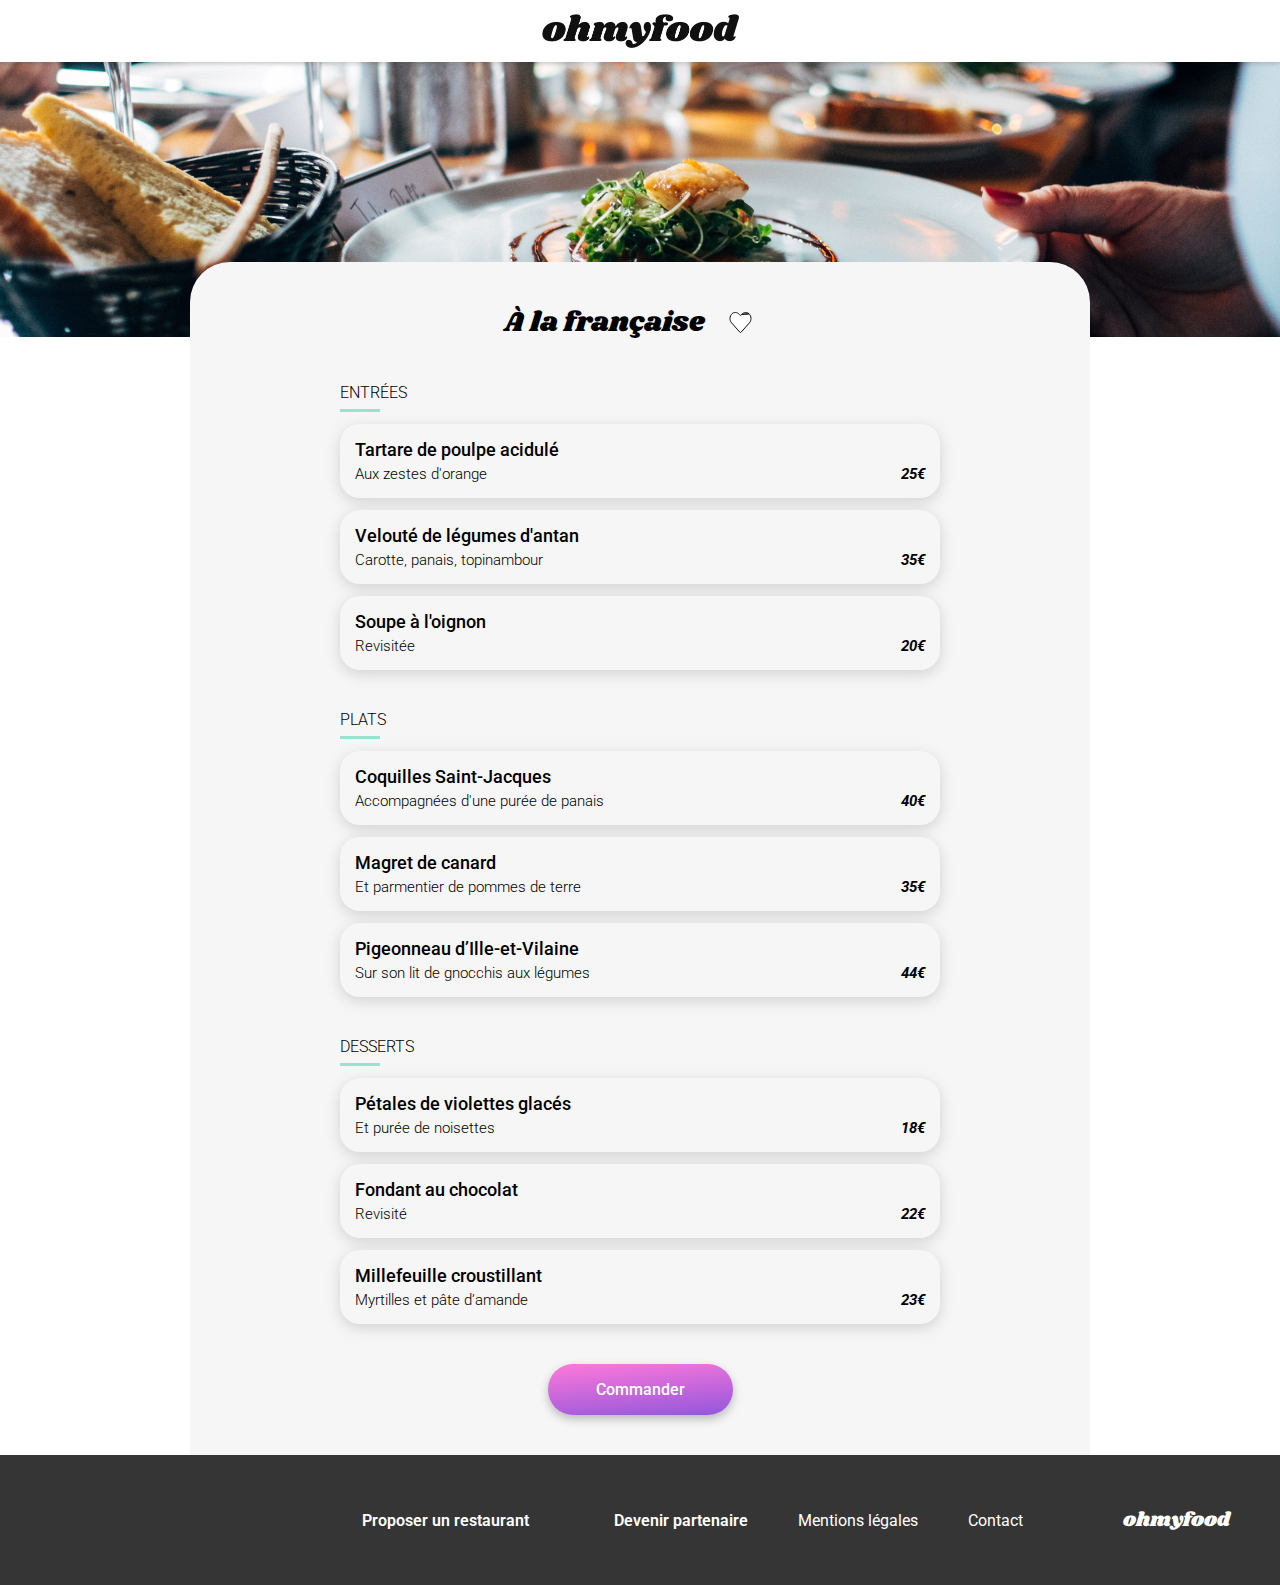
<file: pages/french.html>
<!DOCTYPE html>
<html lang="fr">
  <head>
    <meta charset="UTF-8" />
    <meta name="viewport" content="width=device-width, initial-scale=1" />
    <title>À la française</title>

    <link rel="preconnect" href="https://fonts.googleapis.com" />
    <link rel="preconnect" href="https://fonts.gstatic.com" crossorigin />
    <link
      href="https://fonts.googleapis.com/css2?family=Raleway:wght@400;600;700&family=Roboto:ital,wght@0,300;0,400;0,500;0,700;0,900;1,300;1,400;1,500;1,700;1,900&family=Shrikhand&display=swap"
      rel="stylesheet"
    />

    <link rel="stylesheet" href="../sass/main.css" />

    <link
      rel="stylesheet"
      href="https://cdnjs.cloudflare.com/ajax/libs/font-awesome/6.4.2/css/all.min.css"
      integrity="sha512-z3gLpd7yknf1YoNbCzqRKc4qyor8gaKU1qmn+CShxbuBusANI9QpRohGBreCFkKxLhei6S9CQXFEbbKuqLg0DA=="
      crossorigin="anonymous"
      referrerpolicy="no-referrer"
    />
  </head>
  <body>
    <header>
      <a href="/index.html" class="back">
        <i class="back__icon fa-solid fa-arrow-left-long"></i>
      </a>
      <img src="../asset/images/logo/ohmyfood.png" alt="logo" />
    </header>
    <main class="main__paletteOfTaste">
      <div class="image__contain">
        <img
          src="../asset/images/restaurants/jay-wennington-N_Y88TWmGwA-unsplash.jpg"
          alt="images du restaurants"
        />
      </div>
      <article class="menu__contain">
        <div class="menu__title">
          <h1>À la française</h1>
          <svg
            xmlns="http://www.w3.org/2000/svg"
            width="23"
            height="21"
            viewBox="0 0 23 21"
          >
            <path
              d="M12.7206 2.40551L12.7203 2.40576L11.8739 3.35732L11.5003 3.77727L11.1267 3.35732L10.2802 2.40576L10.2797 2.40514C8.28247 0.152585 5.09737 -0.169649 2.9764 1.80201C0.482212 4.1245 0.344816 8.32357 2.58455 10.8495L10.8987 20.2148C10.8987 20.2149 10.8988 20.2149 10.8988 20.2149C11.237 20.5955 11.7593 20.5955 12.0975 20.2149C12.0975 20.2149 12.0975 20.2149 12.0976 20.2148L20.4119 10.8493L20.412 10.8492C22.6556 8.32335 22.5183 4.12461 20.0243 1.80213L12.7206 2.40551ZM12.7206 2.40551C14.7223 0.15233 17.9032 -0.169452 20.024 1.80187L12.7206 2.40551Z"
              stroke="#101010"
              fill="#fff"
            />
          </svg>
        </div>
        <section class="menus">
          <h3 class="menus__title">Entrées</h3>

          <a id="case1" class="appears__opacity menu__card">
            <div class="menu__card__text">
              <h4 class="menu__card__text--title">Tartare de poulpe acidulé</h4>
              <p class="menu__card__text--subtitle">Aux zestes d'orange</p>
            </div>
            <i>25€</i>
            <div class="menu__card__select__box">
              <i class="fa-solid fa-circle-check"></i>
            </div>
          </a>

          <a id="case2" class="appears__opacity menu__card">
            <div class="menu__card__text">
              <h4 class="menu__card__text--title">
                Velouté de légumes d'antan
              </h4>
              <p class="menu__card__text--subtitle">
                Carotte, panais, topinambour
              </p>
            </div>

            <i>35€</i>
            <div class="menu__card__select__box">
              <i class="fa-solid fa-circle-check"></i>
            </div>
          </a>

          <a id="case3" class="appears__opacity menu__card">
            <div class="menu__card__text">
              <h4 class="menu__card__text--title">Soupe à l'oignon</h4>
              <p class="menu__card__text--subtitle">Revisitée</p>
            </div>

            <i>20€</i>
            <div class="menu__card__select__box">
              <i class="fa-solid fa-circle-check"></i>
            </div>
          </a>
        </section>

        <section class="menus">
          <h3 class="menus__title">Plats</h3>

          <a id="case4" class="appears__opacity menu__card">
            <div class="menu__card__text">
              <h4 class="menu__card__text--title">Coquilles Saint-Jacques</h4>
              <p class="menu__card__text--subtitle">
                Accompagnées d'une purée de panais
              </p>
            </div>

            <i>40€</i>
            <div class="menu__card__select__box">
              <i class="fa-solid fa-circle-check"></i>
            </div>
          </a>

          <a id="case5" class="appears__opacity menu__card">
            <div class="menu__card__text">
              <h4 class="menu__card__text--title">Magret de canard</h4>
              <p class="menu__card__text--subtitle">
                Et parmentier de pommes de terre
              </p>
            </div>

            <i>35€</i>
            <div class="menu__card__select__box">
              <i class="fa-solid fa-circle-check"></i>
            </div>
          </a>

          <a id="case6" class="appears__opacity menu__card">
            <div class="menu__card__text">
              <h4 class="menu__card__text--title">
                Pigeonneau d’Ille-et-Vilaine
              </h4>
              <p class="menu__card__text--subtitle">
                Sur son lit de gnocchis aux légumes
              </p>
            </div>

            <i>44€</i>
            <div class="menu__card__select__box">
              <i class="fa-solid fa-circle-check"></i>
            </div>
          </a>
        </section>

        <section class="menus">
          <h3 class="menus__title">Desserts</h3>

          <a id="case7" class="appears__opacity menu__card">
            <div class="menu__card__text">
              <h4 class="menu__card__text--title">
                Pétales de violettes glacés
              </h4>
              <p class="menu__card__text--subtitle">Et purée de noisettes</p>
            </div>
            <i>18€</i>
            <div class="menu__card__select__box">
              <i class="fa-solid fa-circle-check"></i>
            </div>
          </a>

          <a id="case8" class="appears__opacity menu__card">
            <div class="menu__card__text">
              <h4 class="menu__card__text--title">Fondant au chocolat</h4>
              <p class="menu__card__text--subtitle">Revisité</p>
            </div>

            <i>22€</i>
            <div class="menu__card__select__box">
              <i class="fa-solid fa-circle-check"></i>
            </div>
          </a>

          <a id="case9" class="appears__opacity menu__card">
            <div class="menu__card__text">
              <h4 class="menu__card__text--title">Millefeuille croustillant</h4>
              <p class="menu__card__text--subtitle">
                Myrtilles et pâte d’amande
              </p>
            </div>

            <i>23€</i>
            <div class="menu__card__select__box">
              <i class="fa-solid fa-circle-check"></i>
            </div>
          </a>
        </section>

        <div class="submit__button__contain">
          <a href="" class="submit__button"> Commander </a>
        </div>
      </article>
      <footer>
        <h2>ohmyfood</h2>
        <nav class="footer-nav">
          <a
            href="#"
            target="_blank"
            rel="noopener noreferrer"
            class="footer-nav__links footer-nav__links--bold"
          >
            <i class="fa-solid fa-utensils"></i>Proposer un restaurant
          </a>
          <a
            href="#"
            target="_blank"
            rel="noopener noreferrer"
            class="footer-nav__links footer-nav__links--bold"
          >
            <i class="fa-solid fa-handshake-angle"></i>Devenir partenaire
          </a>
          <a
            href="#"
            target="_blank"
            rel="noopener noreferrer"
            class="footer-nav__links"
          >
            Mentions légales
          </a>
          <a
            href="#"
            target="_blank"
            rel="noopener noreferrer"
            class="footer-nav__links"
          >
            Contact
          </a>
        </nav>
      </footer>
    </main>
  </body>
</html>
</file>
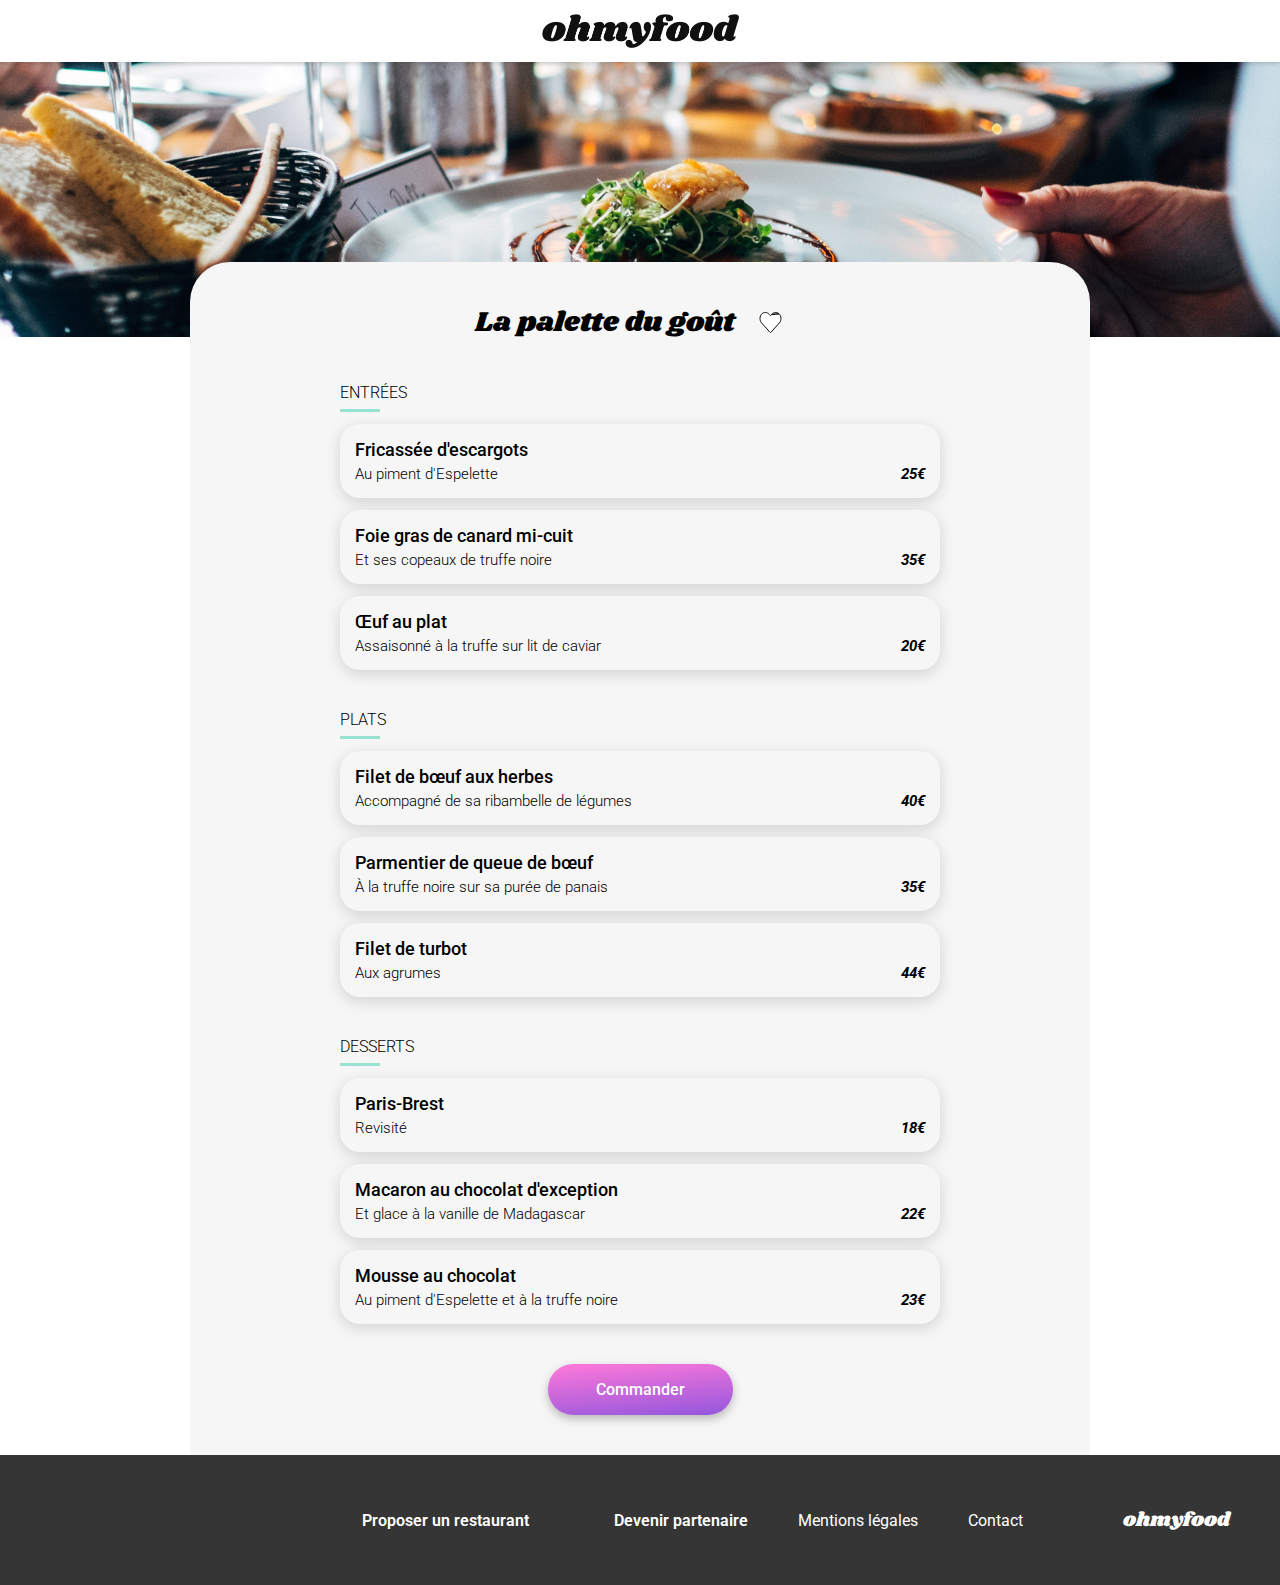
<file: pages/paletteOfTaste.html>
<!DOCTYPE html>
<html lang="fr">
  <head>
    <meta charset="UTF-8" />
    <meta name="viewport" content="width=device-width, initial-scale=1" />
    <title>La palette du goût</title>

    <link rel="preconnect" href="https://fonts.googleapis.com" />
    <link rel="preconnect" href="https://fonts.gstatic.com" crossorigin />
    <link
      href="https://fonts.googleapis.com/css2?family=Raleway:wght@400;600;700&family=Roboto:ital,wght@0,300;0,400;0,500;0,700;0,900;1,300;1,400;1,500;1,700;1,900&family=Shrikhand&display=swap"
      rel="stylesheet"
    />

    <link rel="stylesheet" href="../sass/main.css" />

    <link
      rel="stylesheet"
      href="https://cdnjs.cloudflare.com/ajax/libs/font-awesome/6.4.2/css/all.min.css"
      integrity="sha512-z3gLpd7yknf1YoNbCzqRKc4qyor8gaKU1qmn+CShxbuBusANI9QpRohGBreCFkKxLhei6S9CQXFEbbKuqLg0DA=="
      crossorigin="anonymous"
      referrerpolicy="no-referrer"
    />
  </head>
  <body>
    <header>
      <a href="/index.html" class="back">
        <i class="back__icon fa-solid fa-arrow-left-long"></i>
      </a>
      <img src="../asset/images/logo/ohmyfood.png" alt="logo" />
    </header>
    <main class="main__paletteOfTaste">
      <div class="image__contain">
        <img
          src="../asset/images/restaurants/jay-wennington-N_Y88TWmGwA-unsplash.jpg"
          alt="images du restaurants"
        />
      </div>
      <article class="menu__contain">
        <div class="menu__title">
          <h1>La palette du goût</h1>
          <svg
            xmlns="http://www.w3.org/2000/svg"
            width="23"
            height="21"
            viewBox="0 0 23 21"
          >
            <path
              d="M12.7206 2.40551L12.7203 2.40576L11.8739 3.35732L11.5003 3.77727L11.1267 3.35732L10.2802 2.40576L10.2797 2.40514C8.28247 0.152585 5.09737 -0.169649 2.9764 1.80201C0.482212 4.1245 0.344816 8.32357 2.58455 10.8495L10.8987 20.2148C10.8987 20.2149 10.8988 20.2149 10.8988 20.2149C11.237 20.5955 11.7593 20.5955 12.0975 20.2149C12.0975 20.2149 12.0975 20.2149 12.0976 20.2148L20.4119 10.8493L20.412 10.8492C22.6556 8.32335 22.5183 4.12461 20.0243 1.80213L12.7206 2.40551ZM12.7206 2.40551C14.7223 0.15233 17.9032 -0.169452 20.024 1.80187L12.7206 2.40551Z"
              stroke="#101010"
              fill="#fff"
            />
          </svg>
        </div>
        <section class="menus">
          <h3 class="menus__title">Entrées</h3>

          <a id="case1" class="appears__opacity menu__card">
            <div class="menu__card__text">
              <h4 class="menu__card__text--title">Fricassée d'escargots</h4>
              <p class="menu__card__text--subtitle">Au piment d'Espelette</p>
            </div>
            <i>25€</i>
            <div class="menu__card__select__box">
              <i class="fa-solid fa-circle-check"></i>
            </div>
          </a>

          <a id="case2" class="appears__opacity menu__card">
            <div class="menu__card__text">
              <h4 class="menu__card__text--title">
                Foie gras de canard mi-cuit
              </h4>
              <p class="menu__card__text--subtitle">
                Et ses copeaux de truffe noire
              </p>
            </div>

            <i>35€</i>
            <div class="menu__card__select__box">
              <i class="fa-solid fa-circle-check"></i>
            </div>
          </a>

          <a id="case3" class="appears__opacity menu__card">
            <div class="menu__card__text">
              <h4 class="menu__card__text--title">Œuf au plat</h4>
              <p class="menu__card__text--subtitle">
                Assaisonné à la truffe sur lit de caviar
              </p>
            </div>

            <i>20€</i>
            <div class="menu__card__select__box">
              <i class="fa-solid fa-circle-check"></i>
            </div>
          </a>
        </section>

        <section class="menus">
          <h3 class="menus__title">Plats</h3>

          <a id="case4" class="appears__opacity menu__card">
            <div class="menu__card__text">
              <h4 class="menu__card__text--title">Filet de bœuf aux herbes</h4>
              <p class="menu__card__text--subtitle">
                Accompagné de sa ribambelle de légumes
              </p>
            </div>
            <i>40€</i>
            <div class="menu__card__select__box">
              <i class="fa-solid fa-circle-check"></i>
            </div>
          </a>

          <a id="case5" class="appears__opacity menu__card">
            <div class="menu__card__text">
              <h4 class="menu__card__text--title">
                Parmentier de queue de bœuf
              </h4>
              <p class="menu__card__text--subtitle">
                À la truffe noire sur sa purée de panais
              </p>
            </div>

            <i>35€</i>
            <div class="menu__card__select__box">
              <i class="fa-solid fa-circle-check"></i>
            </div>
          </a>

          <a id="case6" class="appears__opacity menu__card">
            <div class="menu__card__text">
              <h4 class="menu__card__text--title">Filet de turbot</h4>
              <p class="menu__card__text--subtitle">Aux agrumes</p>
            </div>

            <i>44€</i>
            <div class="menu__card__select__box">
              <i class="fa-solid fa-circle-check"></i>
            </div>
          </a>
        </section>

        <section class="menus">
          <h3 class="menus__title">Desserts</h3>

          <a id="case7" class="appears__opacity menu__card">
            <div class="menu__card__text">
              <h4 class="menu__card__text--title">Paris-Brest</h4>
              <p class="menu__card__text--subtitle">Revisité</p>
            </div>
            <i>18€</i>
            <div class="menu__card__select__box">
              <i class="fa-solid fa-circle-check"></i>
            </div>
          </a>

          <a id="case8" class="appears__opacity menu__card">
            <div class="menu__card__text">
              <h4 class="menu__card__text--title">
                Macaron au chocolat d'exception
              </h4>
              <p class="menu__card__text--subtitle">
                Et glace à la vanille de Madagascar
              </p>
            </div>

            <i>22€</i>
            <div class="menu__card__select__box">
              <i class="fa-solid fa-circle-check"></i>
            </div>
          </a>

          <a id="case9" class="appears__opacity menu__card">
            <div class="menu__card__text">
              <h4 class="menu__card__text--title">Mousse au chocolat</h4>
              <p class="menu__card__text--subtitle">
                Au piment d'Espelette et à la truffe noire
              </p>
            </div>

            <i>23€</i>
            <div class="menu__card__select__box">
              <i class="fa-solid fa-circle-check"></i>
            </div>
          </a>
        </section>

        <div class="submit__button__contain">
          <a href="" class="submit__button"> Commander </a>
        </div>
      </article>
      <footer>
        <h2>ohmyfood</h2>
        <nav class="footer-nav">
          <a
            href="#"
            target="_blank"
            rel="noopener noreferrer"
            class="footer-nav__links footer-nav__links--bold"
          >
            <i class="fa-solid fa-utensils"></i>Proposer un restaurant
          </a>
          <a
            href="#"
            target="_blank"
            rel="noopener noreferrer"
            class="footer-nav__links footer-nav__links--bold"
          >
            <i class="fa-solid fa-handshake-angle"></i>Devenir partenaire
          </a>
          <a
            href="#"
            target="_blank"
            rel="noopener noreferrer"
            class="footer-nav__links"
          >
            Mentions légales
          </a>
          <a
            href="#"
            target="_blank"
            rel="noopener noreferrer"
            class="footer-nav__links"
          >
            Contact
          </a>
        </nav>
      </footer>
    </main>
  </body>
</html>
</file>
<file: sass/main.css>
* {
  font-family: "Roboto", sans-serif;
  margin: 0;
  padding: 0;
}

h1,
h2 {
  font-family: "Shrikhand", sans-serif;
}

h1,
h2,
h3,
h4,
h5,
h6,
p {
  margin: 0;
}

h3 {
  font-size: 24px;
  font-style: normal;
  font-weight: 700;
  line-height: normal;
}

a {
  text-decoration: none;
  color: inherit;
}

img {
  -o-object-fit: cover;
     object-fit: cover;
}

footer {
  display: flex;
  flex-direction: column;
  align-items: start;
  padding: 22px 25px;
  margin: 0;
  background-color: #353535;
  gap: 16px;
}
@media screen and (min-width: 760px) {
  footer {
    flex-direction: row-reverse;
    align-items: center;
    gap: 50px;
    padding: 50px;
  }
}
@media screen and (min-width: 1080px) {
  footer {
    gap: 100px;
  }
}
footer h2 {
  color: #fff;
  font-size: 18px;
  font-style: normal;
  font-weight: 400;
  line-height: normal;
}
@media screen and (min-width: 760px) {
  footer h2 {
    font-size: 20px;
  }
}
footer .footer-nav {
  display: flex;
  flex-direction: column;
  align-items: start;
  gap: 7px;
  font-size: 16px;
}
@media screen and (min-width: 760px) {
  footer .footer-nav {
    flex-direction: row;
    align-items: center;
    gap: 15px;
  }
}
@media screen and (min-width: 1080px) {
  footer .footer-nav {
    gap: 50px;
  }
}
footer .footer-nav .footer-nav__links {
  display: flex;
  color: #fff;
  text-decoration: none;
  font-weight: 400;
  gap: 11px;
}
@media screen and (min-width: 760px) {
  footer .footer-nav .footer-nav__links {
    white-space: nowrap;
    gap: 5px;
  }
}
@media screen and (min-width: 1080px) {
  footer .footer-nav .footer-nav__links {
    gap: 15px;
  }
}
footer .footer-nav .footer-nav__links:hover {
  text-decoration: none;
}
footer .footer-nav .footer-nav__links--bold {
  font-weight: 600;
}
footer .footer-nav .footer-nav__links i {
  width: 20px;
}

header {
  display: flex;
  justify-content: center;
  align-items: center;
  width: 100%;
  padding: 14px 0;
  box-shadow: 0px 2px 4px 0px rgba(0, 0, 0, 0.15);
  position: relative;
  z-index: 1;
}
header .back {
  position: absolute;
  left: 20px;
  top: 50%;
  transform: translateY(-50%);
}
header .back__icon {
  padding: 20px;
  font-size: 20px;
  color: #353535;
}
header img {
  width: 197px;
}

.location {
  display: flex;
  justify-content: center;
  align-items: center;
  gap: 17px;
  height: 50px;
  font-size: 16px;
  background-color: #eaeaea;
}
.location__icon {
  color: #353535;
}

.reservation {
  display: flex;
  flex-direction: column;
  justify-content: center;
  align-items: center;
  padding: 40px 17px;
  gap: 27px;
  background-color: #f6f6f6;
}
.reservation__title {
  display: flex;
  flex-direction: column;
  gap: 10px;
}
.reservation__title h3 {
  text-align: center;
  padding: 0 60px;
}
.reservation__title p {
  text-align: center;
  font-size: 18px;
  font-style: normal;
  font-weight: 300;
  line-height: normal;
}
@media screen and (min-width: 760px) {
  .reservation__title {
    gap: 27px;
  }
  .reservation__title h3 {
    font-size: 40px;
  }
}

.background__white {
  background-color: white;
}

.background {
  background-color: #f6f6f6;
}

.process__contain {
  display: flex;
  flex-direction: column;
  padding: 48px 20px 68px 32px;
  background-color: white;
}
@media screen and (min-width: 760px) {
  .process__contain {
    margin: auto;
    max-width: 1080px;
  }
}
.process__contain__process {
  display: flex;
  flex-direction: column;
  gap: 28px;
}
@media screen and (min-width: 760px) {
  .process__contain__process {
    justify-items: center;
    max-width: 1080px;
  }
}
.process__contain__process__steps {
  display: flex;
  flex-direction: column;
  gap: 25px;
}
@media screen and (min-width: 760px) {
  .process__contain__process__steps {
    flex-direction: row;
    gap: 32px;
  }
}

.restaurants__contain {
  display: flex;
  flex-direction: column;
  padding: 54px 18px 66px 18px;
}
@media screen and (min-width: 760px) {
  .restaurants__contain {
    max-width: 1080px;
    margin: auto;
  }
}
.restaurants__contain__restaurants {
  display: flex;
  flex-direction: column;
  gap: 28px;
}
@media screen and (min-width: 760px) {
  .restaurants__contain__restaurants {
    max-width: 1080px;
  }
}
.restaurants__contain__restaurants__cards {
  display: flex;
  flex-direction: column;
  gap: 18px;
}
@media screen and (min-width: 760px) {
  .restaurants__contain__restaurants__cards {
    display: grid;
    grid-template-columns: repeat(2, minmax(0, 1fr));
    gap: 30px;
  }
}
@media screen and (min-width: 1080px) {
  .restaurants__contain__restaurants__cards {
    gap: 50px 100px;
  }
}

.main__paletteOfTaste {
  position: relative;
}

.image__contain {
  position: absolute;
  z-index: -1;
  top: -200px;
}
.image__contain img {
  width: 100vw;
  height: 275px;
}

.menu__contain {
  display: flex;
  flex-direction: column;
  margin-top: 200px;
  background-color: #f6f6f6;
  border-radius: 40px 40px 0 0;
  padding: 30px 13px 40px 13px;
  gap: 40px;
}
@media screen and (min-width: 760px) {
  .menu__contain {
    max-width: 600px;
    margin: 200px auto 0 auto;
    padding: 40px 150px;
  }
}

.menu__title {
  display: flex;
  justify-content: space-evenly;
  align-items: center;
  width: 100%;
}
@media screen and (min-width: 760px) {
  .menu__title {
    justify-content: center;
  }
}
.menu__title h1 {
  font-size: 28px;
  font-weight: 400;
}
.menu__title svg {
  padding: 0 24px;
  font-size: 21px;
}

.menus {
  display: flex;
  flex-direction: column;
  gap: 12px;
}
.menus__title {
  font-size: 16px;
  font-style: normal;
  font-weight: 300;
  line-height: normal;
  text-transform: uppercase;
}
.menus__title:after {
  content: "";
  display: block;
  width: 40px;
  height: 3px;
  background-color: #99e2d0;
  margin-top: 7px;
}

.button {
  text-align: center;
  color: white;
  font-size: 16px;
  font-style: normal;
  font-weight: 500;
  line-height: normal;
  padding: 13px 19px;
  border-radius: 25px;
  border: none;
  background: linear-gradient(175deg, #ff79da 0%, #9356dc 100%);
  box-shadow: 0px 4px 10px 0px rgba(0, 0, 0, 0.25);
  transition: all 0.4s ease-out;
}
.button:hover {
  cursor: pointer;
  opacity: 0.85;
  box-shadow: 3px 7px 17px 7px rgba(0, 0, 0, 0.35);
}

.process__button {
  display: flex;
  padding: 28px 0;
  align-items: center;
  width: 100%;
  border-radius: 20px;
  border: none;
  background-color: #f6f6f6;
  box-shadow: 0px 4px 15px 0px rgba(0, 0, 0, 0.15);
  gap: 10px;
  transition: all 0.4s ease-out;
}
.process__button:hover {
  cursor: pointer;
  opacity: 0.85;
  box-shadow: 3px 7px 17px 7px rgba(0, 0, 0, 0.35);
}
@media screen and (min-width: 760px) {
  .process__button {
    padding: 28px 10px 28px 0;
  }
}
.process__button:hover .icon--active {
  color: #9356dc;
}
.process__button__number {
  display: flex;
  justify-content: center;
  align-items: center;
  width: 24px;
  height: 24px;
  border-radius: 100%;
  background-color: #9356dc;
  color: white;
  font-size: 14px;
  font-weight: 500;
  transform: translate(-50%);
}
.process__button__icon {
  color: #7e7e7e;
  font-size: 20px;
}
.process__button__text {
  font-size: 16px;
  font-weight: 500;
}

.restaurant__card {
  position: relative;
  width: 90vw;
  border-radius: 15px;
  transition: all 0.4s ease-out;
}
.restaurant__card:hover {
  cursor: pointer;
  opacity: 0.85;
  box-shadow: 3px 7px 17px 7px rgba(0, 0, 0, 0.35);
}
@media screen and (min-width: 760px) {
  .restaurant__card {
    width: 100%;
  }
}
.restaurant__card .restaurant__card__badge {
  position: absolute;
  top: 13px;
  right: 12px;
  border-radius: 2px;
  padding: 7px 9px;
  background-color: #99e2d0;
}
.restaurant__card .restaurant__card__badge span {
  font-size: 14px;
  font-weight: 500;
  text-align: center;
  color: #008766;
}
.restaurant__card__image {
  width: 90vw;
  height: 200px;
  border-radius: 15px 15px 0 0;
}
@media screen and (min-width: 760px) {
  .restaurant__card__image {
    width: 100%;
  }
}
.restaurant__card__content {
  display: flex;
  justify-content: space-between;
  align-items: center;
  padding: 16px 25px 12px 13px;
  gap: 10px;
  background-color: white;
  border-radius: 0 0 15px 15px;
}
.restaurant__card__content__text {
  display: flex;
  flex-direction: column;
  gap: 5px;
  width: 100%;
}
.restaurant__card__content__text h3 {
  font-size: 18px;
  font-weight: 700;
}
.restaurant__card__content__text p {
  font-size: 17px;
  font-weight: 300;
}
.restaurant__card__content__icon {
  display: flex;
  position: relative;
  align-items: start;
  font-size: 21px;
  color: black;
  width: 22px;
  height: 22px;
}
.restaurant__card__content__icon--empty {
  position: absolute;
  inset: 0;
  opacity: 1;
  z-index: 1;
  transition: all 0.55s ease-out;
}
.restaurant__card__content__icon--empty:hover {
  opacity: 0;
}
.restaurant__card__content__icon .icon__fill {
  position: absolute;
  inset: 0;
  z-index: 0;
}

.menu__card {
  position: relative;
  display: flex;
  align-items: end;
  padding: 15px;
  border-radius: 20px;
  border: none;
  background-color: #f6f6f6;
  box-shadow: 0px 4px 15px 0px rgba(0, 0, 0, 0.15);
  gap: 5px;
  transition: all 0.4s ease-out;
  overflow: hidden;
}
.menu__card:hover {
  cursor: pointer;
  opacity: 0.85;
  box-shadow: 3px 7px 17px 7px rgba(0, 0, 0, 0.35);
}
@media screen and (min-width: 760px) {
  .menu__card {
    justify-content: space-between;
  }
}
.menu__card:hover {
  padding-right: 75px;
}
@media screen and (min-width: 760px) {
  .menu__card:hover {
    padding-right: 90px;
  }
}
.menu__card:hover .menu__card__select__box {
  right: 0;
}
.menu__card:hover .menu__card__select__box i {
  transition: all 0.4s ease-out;
  transform: rotate(-360deg);
}
.menu__card__text {
  display: flex;
  flex-direction: column;
  text-align: start;
  width: 85%;
  gap: 5px;
}
.menu__card__text--title {
  white-space: nowrap;
  overflow: hidden;
  text-overflow: ellipsis;
  font-size: 18px;
  font-weight: 500;
}
.menu__card__text--subtitle {
  font-size: 15px;
  font-style: normal;
  font-weight: 300;
  white-space: nowrap;
  overflow: hidden;
  text-overflow: ellipsis;
}
.menu__card i {
  text-align: end;
  font-size: 15px;
  font-weight: 700;
}
.menu__card__select__box {
  position: absolute;
  right: -60px;
  top: 0;
  bottom: 0;
  display: flex;
  justify-content: center;
  align-items: center;
  border-radius: 0 15px 15px 0;
  width: 60px;
  background-color: #99e2d0;
  transition: all 0.4s ease-out;
}
@media screen and (min-width: 760px) {
  .menu__card__select__box {
    right: -75px;
    width: 75px;
  }
}
.menu__card__select__box i {
  color: white;
  font-size: 25px;
}

.appears__opacity {
  animation: appearance 1s both;
}

#case1 {
  animation-delay: 0.1s;
}

#case2 {
  animation-delay: 0.2s;
}

#case3 {
  animation-delay: 0.3s;
}

#case4 {
  animation-delay: 0.4s;
}

#case5 {
  animation-delay: 0.5s;
}

#case6 {
  animation-delay: 0.6s;
}

#case7 {
  animation-delay: 0.7s;
}

#case8 {
  animation-delay: 0.8s;
}

#case9 {
  animation-delay: 0.9s;
}

@keyframes appearance {
  0% {
    opacity: 0;
  }
  50% {
    opacity: 0.5;
  }
  100% {
    opacity: 1;
  }
}
.submit__button__contain {
  display: flex;
  justify-content: center;
  align-items: center;
}

.submit__button {
  text-align: center;
  color: white;
  font-size: 16px;
  font-style: normal;
  font-weight: 500;
  line-height: normal;
  padding: 16px 48px;
  border-radius: 25px;
  border: none;
  background: linear-gradient(175deg, #ff79da 0%, #9356dc 100%);
  box-shadow: 0px 4px 10px 0px rgba(0, 0, 0, 0.25);
  transition: all 0.4s ease-out;
}
.submit__button:hover {
  cursor: pointer;
  opacity: 0.85;
  box-shadow: 3px 7px 17px 7px rgba(0, 0, 0, 0.35);
}

.loader {
  font-size: 25px;
  color: #9356dc;
}

.loader__screen {
  display: flex;
  justify-content: center;
  align-items: center;
  position: fixed;
  z-index: 10;
  inset: 0;
  width: 100vw;
  height: 100vh;
  background-color: #f6f6f6;
  animation: loadingScreen 2s ease-in-out;
  visibility: hidden;
}
.loader__screen__loader {
  width: 48px;
  height: 48px;
  border-radius: 50%;
  position: relative;
  animation: rotate 2s linear infinite;
}
.loader__screen__loader::before {
  content: "";
  box-sizing: border-box;
  position: absolute;
  inset: 0px;
  border-radius: 50%;
  border: 5px solid #ff79da;
  animation: prixClipFix 2s linear infinite;
}
.loader__screen__loader::after {
  content: "";
  box-sizing: border-box;
  position: absolute;
  inset: 0px;
  border-radius: 50%;
  border: 5px solid #9356dc;
  animation: prixClipFix 2s linear infinite, rotate 0.5s linear infinite reverse;
  inset: 6px;
}

@keyframes loadingScreen {
  0% {
    background: rgba(246, 246, 246, 0.8);
    visibility: visible;
  }
  70% {
    opacity: 0.9;
  }
  100% {
    background: rgba(246, 246, 246, 0.8);
    visibility: hidden;
    opacity: 0;
  }
}
@keyframes rotate {
  0% {
    transform: rotate(0deg);
  }
  100% {
    transform: rotate(360deg);
  }
}
@keyframes prixClipFix {
  0% {
    -webkit-clip-path: polygon(50% 50%, 0 0, 0 0, 0 0, 0 0, 0 0);
            clip-path: polygon(50% 50%, 0 0, 0 0, 0 0, 0 0, 0 0);
  }
  25% {
    -webkit-clip-path: polygon(50% 50%, 0 0, 100% 0, 100% 0, 100% 0, 100% 0);
            clip-path: polygon(50% 50%, 0 0, 100% 0, 100% 0, 100% 0, 100% 0);
  }
  50% {
    -webkit-clip-path: polygon(50% 50%, 0 0, 100% 0, 100% 100%, 100% 100%, 100% 100%);
            clip-path: polygon(50% 50%, 0 0, 100% 0, 100% 100%, 100% 100%, 100% 100%);
  }
  75% {
    -webkit-clip-path: polygon(50% 50%, 0 0, 100% 0, 100% 100%, 0 100%, 0 100%);
            clip-path: polygon(50% 50%, 0 0, 100% 0, 100% 100%, 0 100%, 0 100%);
  }
  100% {
    -webkit-clip-path: polygon(50% 50%, 0 0, 100% 0, 100% 100%, 0 100%, 0 0);
            clip-path: polygon(50% 50%, 0 0, 100% 0, 100% 100%, 0 100%, 0 0);
  }
}/*# sourceMappingURL=main.css.map */
</file>
